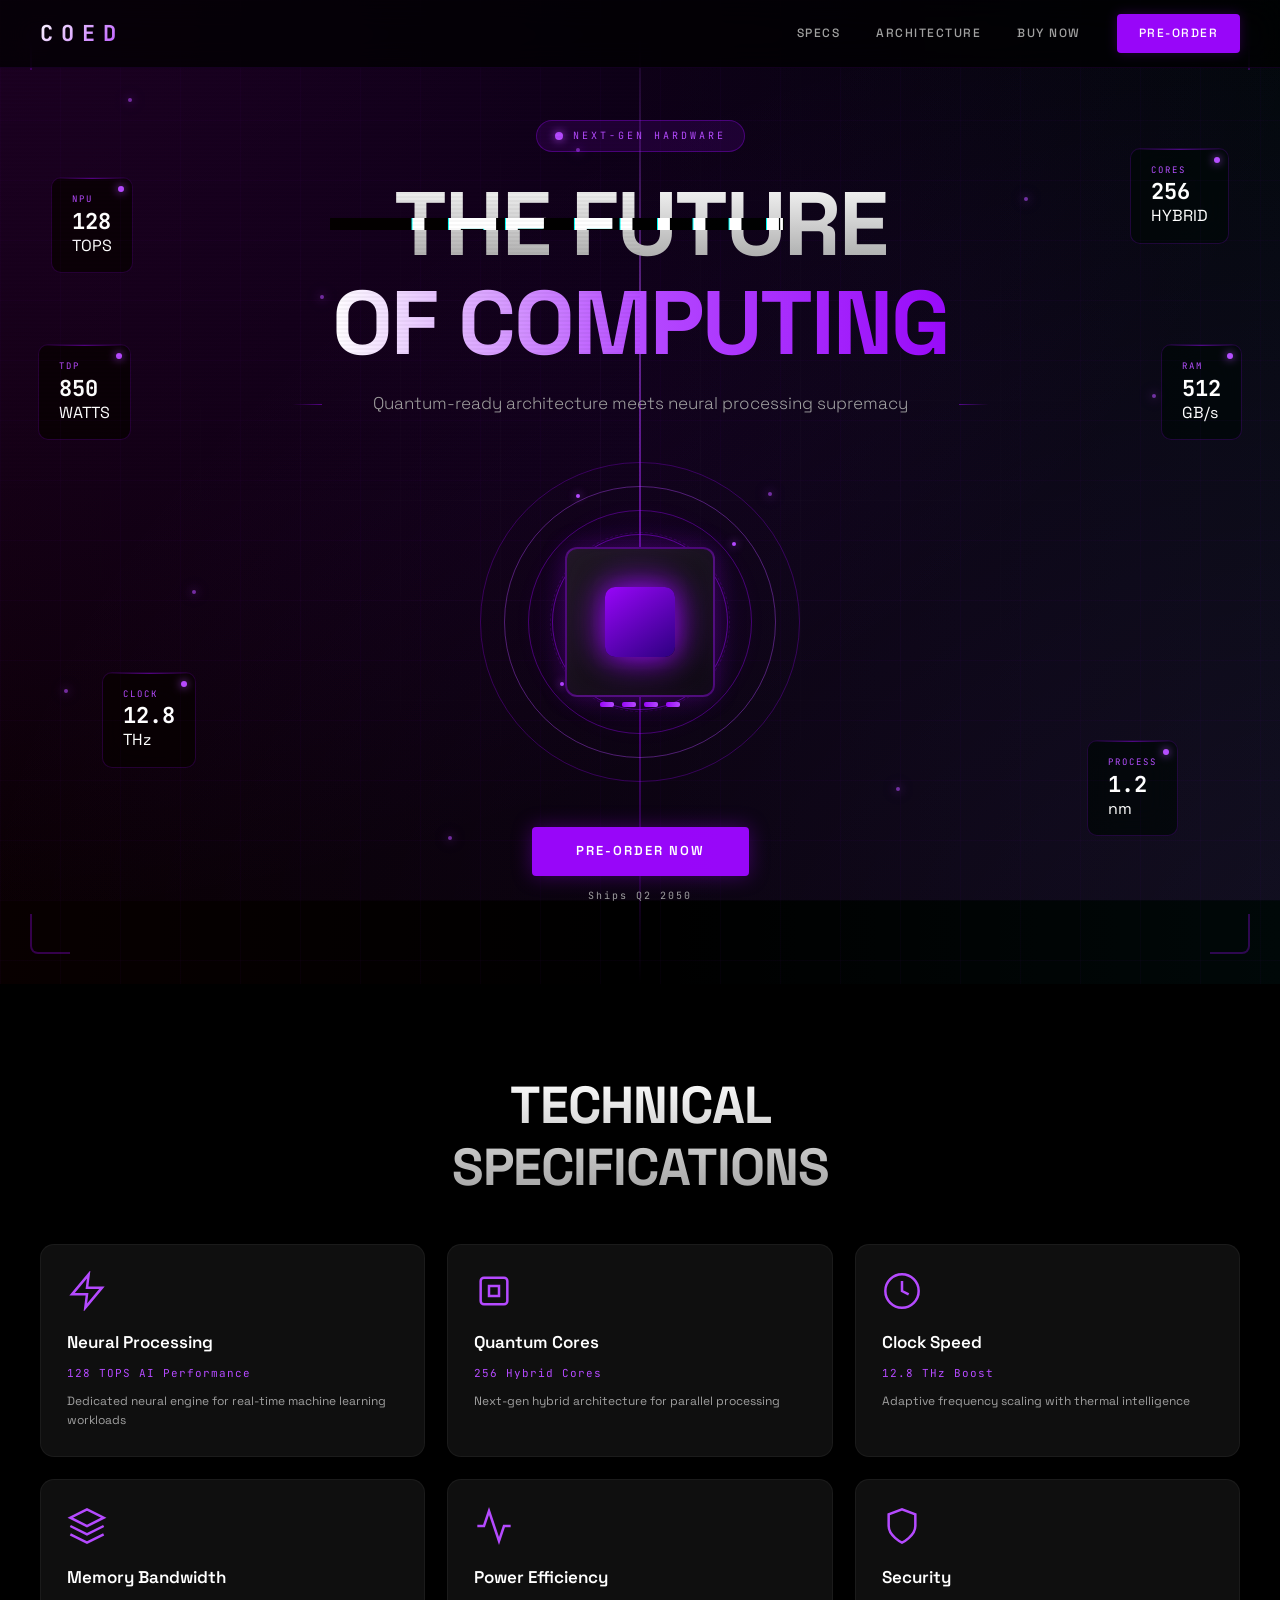
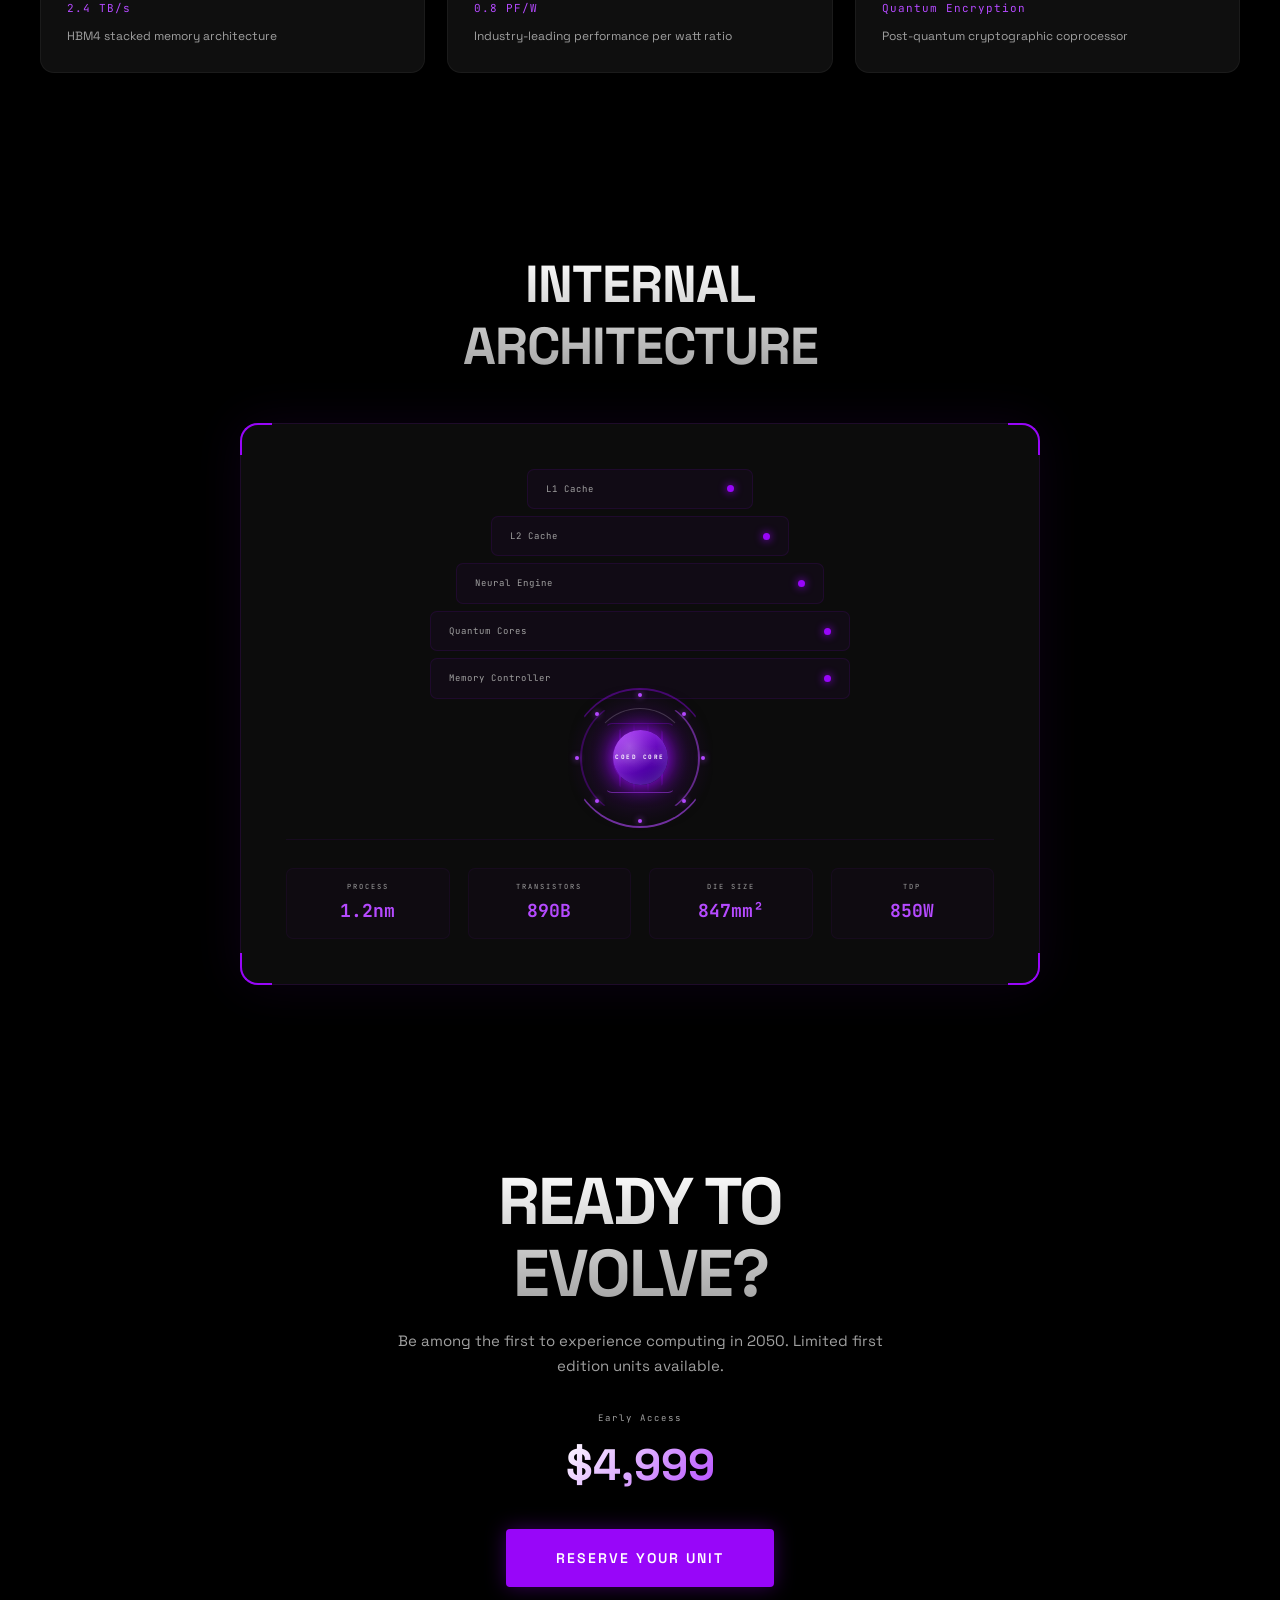
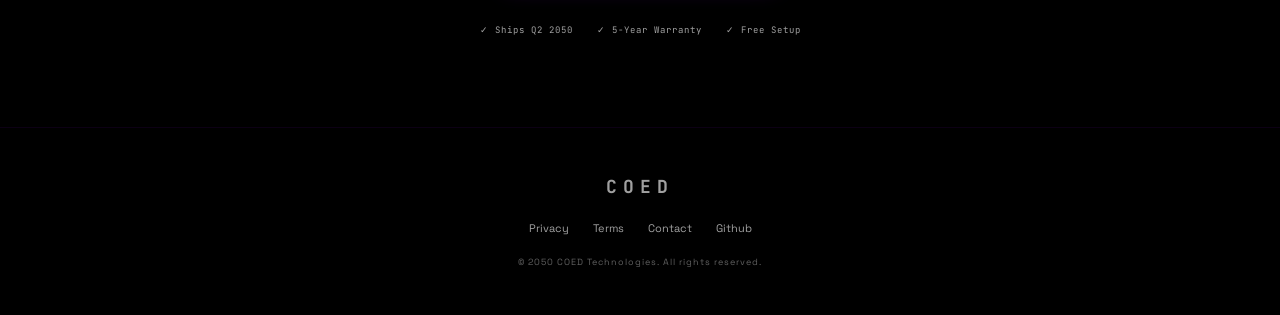
<file: index.html>
<!DOCTYPE html>
<html lang="en">

<head>
    <meta charset="UTF-8">
    <meta name="viewport" content="width=device-width, initial-scale=1.0">
    <title>COED | Ultra-Futuristic Processor</title>
    <link rel="preconnect" href="https://fonts.googleapis.com">
    <link rel="preconnect" href="https://fonts.gstatic.com" crossorigin>
    <link
        href="https://fonts.googleapis.com/css2?family=JetBrains+Mono:wght@400;500;700&family=Space+Grotesk:wght@300;400;500;600;700&display=swap"
        rel="stylesheet">
    <link rel="stylesheet" href="styles.css">
</head>

<body>
    <!-- Background -->
    <div class="plasma-bg">
        <div class="circuit-pattern"></div>
    </div>

    <!-- Navigation -->
    <nav class="navbar">
        <div class="nav-container">
            <div class="logo">COED</div>
            <div class="nav-links">
                <a href="#features">Specs</a>
                <a href="#breakdown">Architecture</a>
                <a href="buy.html" class="nav-buy">Buy Now</a>
                <a href="#preorder" class="nav-cta">Pre-Order</a>
            </div>
            <div class="mobile-menu-btn">
                <span></span>
                <span></span>
                <span></span>
            </div>
        </div>
    </nav>

    <!-- Mobile Menu -->
    <div class="mobile-menu">
        <div class="mobile-menu-content">
            <a href="#features" class="mobile-link">Specs</a>
            <a href="#breakdown" class="mobile-link">Architecture</a>
            <a href="buy.html" class="mobile-link">Buy</a>
            <a href="#preorder" class="mobile-link mobile-cta">Pre-Order</a>
        </div>
    </div>

    <!-- Hero Section -->
    <section class="hero">
        <!-- Floating Particles Container -->
        <div class="particles-container">
            <div class="particle p1"></div>
            <div class="particle p2"></div>
            <div class="particle p3"></div>
            <div class="particle p4"></div>
            <div class="particle p5"></div>
            <div class="particle p6"></div>
            <div class="particle p7"></div>
            <div class="particle p8"></div>
            <div class="particle p9"></div>
            <div class="particle p10"></div>
        </div>

        <!-- Grid Overlay -->
        <div class="hero-grid"></div>

        <!-- Scanning Beam -->
        <div class="scan-beam"></div>

        <div class="hero-content">
            <div class="hero-badge">
                <span class="badge-pulse"></span>
                NEXT-GEN HARDWARE
            </div>
            <h1 class="hero-title" data-text="THE FUTURE OF COMPUTING">
                <span class="title-line">THE FUTURE</span>
                <span class="title-line title-accent">OF COMPUTING</span>
            </h1>
            <p class="hero-subtitle">Quantum-ready architecture meets neural processing supremacy</p>

            <div class="processor-showcase">
                <div class="processor-container">
                    <!-- Extended Energy Rings -->
                    <div class="energy-ring ring-1"></div>
                    <div class="energy-ring ring-2"></div>
                    <div class="energy-ring ring-3"></div>
                    <div class="energy-ring ring-4"></div>
                    <div class="energy-ring ring-5"></div>

                    <!-- Orbiting Satellites -->
                    <div class="satellite sat-1"></div>
                    <div class="satellite sat-2"></div>
                    <div class="satellite sat-3"></div>
                    <div class="satellite sat-4"></div>

                    <!-- Data Streams -->
                    <div class="data-stream-hero stream-1"></div>
                    <div class="data-stream-hero stream-2"></div>
                    <div class="data-stream-hero stream-3"></div>
                    <div class="data-stream-hero stream-4"></div>

                    <div class="processor-chip">
                        <div class="chip-core">
                            <!-- <div class="core-inner"></div> -->
                        </div>
                        <div class="chip-inner"></div>
                        <div class="chip-pins">
                            <span></span><span></span><span></span><span></span>
                        </div>
                    </div>
                    <div class="pulse-glow"></div>
                    <div class="core-outer"></div>
                </div>
            </div>

            <div class="hero-cta">
                <a href="#preorder" class="cta-button">
                    <span class="cta-inner"></span>
                    Pre-Order Now
                </a>
                <span class="cta-sub">Ships Q2 2050</span>
            </div>
        </div>

        <div class="hud-element hud-1">
            <div class="hud-pulse"></div>
            <div class="hud-label">NPU</div>
            <div class="hud-value" data-target="128">128</div>
            <div class="hud-unit">TOPS</div>
        </div>
        <div class="hud-element hud-2">
            <div class="hud-pulse"></div>
            <div class="hud-label">CORES</div>
            <div class="hud-value" data-target="256">256</div>
            <div class="hud-unit">HYBRID</div>
        </div>
        <div class="hud-element hud-3">
            <div class="hud-pulse"></div>
            <div class="hud-label">CLOCK</div>
            <div class="hud-value">12.8</div>
            <div class="hud-unit">THz</div>
        </div>
        <div class="hud-element hud-4">
            <div class="hud-pulse"></div>
            <div class="hud-label">RAM</div>
            <div class="hud-value">512</div>
            <div class="hud-unit">GB/s</div>
        </div>
        <div class="hud-element hud-5">
            <div class="hud-pulse"></div>
            <div class="hud-label">TDP</div>
            <div class="hud-value">850</div>
            <div class="hud-unit">WATTS</div>
        </div>
        <div class="hud-element hud-6">
            <div class="hud-pulse"></div>
            <div class="hud-label">PROCESS</div>
            <div class="hud-value">1.2</div>
            <div class="hud-unit">nm</div>
        </div>

        <!-- Corner Brackets -->
        <div class="corner-bracket top-left"></div>
        <div class="corner-bracket top-right"></div>
        <div class="corner-bracket bottom-left"></div>
        <div class="corner-bracket bottom-right"></div>
    </section>

    <!-- Features Section -->
    <section id="features" class="features">
        <div class="container">
            <h2 class="section-title">TECHNICAL<br>SPECIFICATIONS</h2>

            <div class="features-grid">
                <div class="feature-card">
                    <div class="card-glow"></div>
                    <div class="feature-icon">
                        <svg viewBox="0 0 24 24" fill="none" stroke="currentColor" stroke-width="1.5">
                            <path d="M13 2L3 14h9l-1 8 10-12h-9l1-8z" />
                        </svg>
                    </div>
                    <h3>Neural Processing</h3>
                    <p class="feature-data">128 TOPS AI Performance</p>
                    <p class="feature-desc">Dedicated neural engine for real-time machine learning workloads</p>
                </div>

                <div class="feature-card">
                    <div class="card-glow"></div>
                    <div class="feature-icon">
                        <svg viewBox="0 0 24 24" fill="none" stroke="currentColor" stroke-width="1.5">
                            <rect x="4" y="4" width="16" height="16" rx="2" />
                            <path d="M9 9h6v6H9z" />
                        </svg>
                    </div>
                    <h3>Quantum Cores</h3>
                    <p class="feature-data">256 Hybrid Cores</p>
                    <p class="feature-desc">Next-gen hybrid architecture for parallel processing</p>
                </div>

                <div class="feature-card">
                    <div class="card-glow"></div>
                    <div class="feature-icon">
                        <svg viewBox="0 0 24 24" fill="none" stroke="currentColor" stroke-width="1.5">
                            <circle cx="12" cy="12" r="10" />
                            <path d="M12 6v6l4 2" />
                        </svg>
                    </div>
                    <h3>Clock Speed</h3>
                    <p class="feature-data">12.8 THz Boost</p>
                    <p class="feature-desc">Adaptive frequency scaling with thermal intelligence</p>
                </div>

                <div class="feature-card">
                    <div class="card-glow"></div>
                    <div class="feature-icon">
                        <svg viewBox="0 0 24 24" fill="none" stroke="currentColor" stroke-width="1.5">
                            <path d="M12 2L2 7l10 5 10-5-10-5z" />
                            <path d="M2 17l10 5 10-5" />
                            <path d="M2 12l10 5 10-5" />
                        </svg>
                    </div>
                    <h3>Memory Bandwidth</h3>
                    <p class="feature-data">2.4 TB/s</p>
                    <p class="feature-desc">HBM4 stacked memory architecture</p>
                </div>

                <div class="feature-card">
                    <div class="card-glow"></div>
                    <div class="feature-icon">
                        <svg viewBox="0 0 24 24" fill="none" stroke="currentColor" stroke-width="1.5">
                            <path d="M22 12h-4l-3 9L9 3l-3 9H2" />
                        </svg>
                    </div>
                    <h3>Power Efficiency</h3>
                    <p class="feature-data">0.8 PF/W</p>
                    <p class="feature-desc">Industry-leading performance per watt ratio</p>
                </div>

                <div class="feature-card">
                    <div class="card-glow"></div>
                    <div class="feature-icon">
                        <svg viewBox="0 0 24 24" fill="none" stroke="currentColor" stroke-width="1.5">
                            <path d="M12 22s8-4 8-10V5l-8-3-8 3v7c0 6 8 10 8 10z" />
                        </svg>
                    </div>
                    <h3>Security</h3>
                    <p class="feature-data">Quantum Encryption</p>
                    <p class="feature-desc">Post-quantum cryptographic coprocessor</p>
                </div>
            </div>
        </div>
    </section>

    <!-- Breakdown Section -->
    <section id="breakdown" class="breakdown">
        <div class="container">
            <h2 class="section-title">INTERNAL<br>ARCHITECTURE</h2>

            <div class="breakdown-panel">
                <div class="panel-frame">
                    <div class="frame-corner tl"></div>
                    <div class="frame-corner tr"></div>
                    <div class="frame-corner bl"></div>
                    <div class="frame-corner br"></div>

                    <div class="chip-architecture">
                        <div class="arch-layer layer-1">
                            <span class="arch-label">L1 Cache</span>
                        </div>
                        <div class="arch-layer layer-2">
                            <span class="arch-label">L2 Cache</span>
                        </div>
                        <div class="arch-layer layer-3">
                            <span class="arch-label">Neural Engine</span>
                        </div>
                        <div class="arch-layer layer-4">
                            <span class="arch-label">Quantum Cores</span>
                        </div>
                        <div class="arch-layer layer-5">
                            <span class="arch-label">Memory Controller</span>
                        </div>
                        <div class="arch-center">
                            <!-- Energy Rings -->
                            <div class="energy-orbit orbit-1"></div>
                            <div class="energy-orbit orbit-2"></div>
                            <div class="energy-orbit orbit-3"></div>

                            <!-- Particle Corona -->
                            <div class="particle-ring">
                                <span></span><span></span><span></span><span></span>
                                <span></span><span></span><span></span><span></span>
                            </div>

                            <!-- Inner Geometric Core -->
                            <div class="geo-core">
                                <div class="geo-ring geo-ring-1"></div>
                                <div class="geo-ring geo-ring-2"></div>
                                <div class="geo-ring geo-ring-3"></div>
                            </div>

                            <!-- Data Stream Lines -->
                            <div class="data-stream">
                                <div class="stream-line"></div>
                                <div class="stream-line"></div>
                                <div class="stream-line"></div>
                                <div class="stream-line"></div>
                            </div>

                            <!-- Main Core -->
                            <div class="core-main">
                                <span class="center-label">COED CORE</span>
                            </div>

                            <!-- Holographic Glow -->
                            <div class="holo-glow"></div>
                        </div>
                    </div>

                    <div class="tech-specs">
                        <div class="spec-item">
                            <span class="spec-label">PROCESS</span>
                            <span class="spec-value">1.2nm</span>
                        </div>
                        <div class="spec-item">
                            <span class="spec-label">TRANSISTORS</span>
                            <span class="spec-value">890B</span>
                        </div>
                        <div class="spec-item">
                            <span class="spec-label">DIE SIZE</span>
                            <span class="spec-value">847mm²</span>
                        </div>
                        <div class="spec-item">
                            <span class="spec-label">TDP</span>
                            <span class="spec-value">850W</span>
                        </div>
                    </div>
                </div>
            </div>
        </div>
    </section>

    <!-- Pre-Order Section -->
    <section id="preorder" class="preorder">
        <div class="container">
            <div class="preorder-content">
                <h2 class="preorder-title">READY TO<br>EVOLVE?</h2>
                <p class="preorder-text">Be among the first to experience computing in 2050. Limited first edition units
                    available.</p>

                <div class="price-display">
                    <span class="price-label">Early Access</span>
                    <span class="price-value">$4,999</span>
                </div>

                <a href="#" class="cta-button cta-large" id="reserve-btn">Reserve Your Unit</a>

                <div class="guarantee">
                    <span>✓ Ships Q2 2050</span>
                    <span>✓ 5-Year Warranty</span>
                    <span>✓ Free Setup</span>
                </div>
            </div>
        </div>
    </section>

    <!-- Footer -->
    <footer class="footer">
        <div class="container">
            <div class="footer-content">
                <div class="footer-logo">COED</div>
                <div class="footer-links">
                    <a href="#">Privacy</a>
                    <a href="#">Terms</a>
                    <a href="#">Contact</a>
                    <a href="https://vanshdeveloper.github.io/coed" target="_blank">Github</a>
                </div>
                <p class="footer-copy">© 2050 COED Technologies. All rights reserved.</p>
            </div>
        </div>
    </footer>

    <!-- Reservation Modal -->
    <div class="reservation-modal" id="reservation-modal">
        <div class="reservation-overlay"></div>
        <div class="reservation-content">
            <button class="reservation-close" id="reservation-close">&times;</button>
            <div class="reservation-header">
                <h2 class="reservation-title">RESERVE YOUR UNIT</h2>
                <p class="reservation-subtitle">Join the quantum revolution</p>
            </div>
            <form class="reservation-form" id="reservation-form">
                <div class="form-group">
                    <label for="reserve-name">FULL NAME</label>
                    <input type="text" id="reserve-name" name="name" required placeholder="Enter your name">
                </div>
                <div class="form-group">
                    <label for="reserve-email">EMAIL ADDRESS</label>
                    <input type="email" id="reserve-email" name="email" required placeholder="Enter your email">
                </div>
                <div class="form-group">
                    <label for="reserve-product">SELECT PROCESSOR</label>
                    <select id="reserve-product" name="product" required>
                        <option value="">Choose your model</option>
                        <option value="x1">COED X1 - $2,499</option>
                        <option value="light">COED LIGHT - $1,799</option>
                        <option value="elite">COED ELITE - $3,499</option>
                        <option value="quantum">COED QUANTUM - $7,999</option>
                        <option value="neural">COED NEURAL - $12,499</option>
                    </select>
                </div>
                <button type="submit" class="reserve-submit-btn">
                    <span class="btn-text">CONFIRM RESERVATION</span>
                    <span class="btn-glow"></span>
                </button>
            </form>
        </div>
    </div>

    <!-- Reservation Success Modal -->
    <div class="reservation-success" id="reservation-success">
        <div class="reservation-overlay"></div>
        <div class="reservation-content success-content">
            <div class="success-icon">
                <div class="success-ring"></div>
                <div class="success-ring delay-1"></div>
                <div class="success-ring delay-2"></div>
                <span class="success-check">✓</span>
            </div>
            <h2 class="success-title">RESERVATION CONFIRMED</h2>
            <p class="success-message">Welcome to the future. We'll contact you when your COED processor is ready.</p>
            <div class="success-details" id="success-details"></div>
            <button class="reserve-submit-btn" id="success-close-btn">
                <span class="btn-text">DONE</span>
            </button>
        </div>
    </div>

    <!-- Toast Notification -->
    <div class="toast" id="toast">
        <span class="toast-message">Added to cart!</span>
    </div>

</body>
<script src="script.js"></script>

</html>
</file>
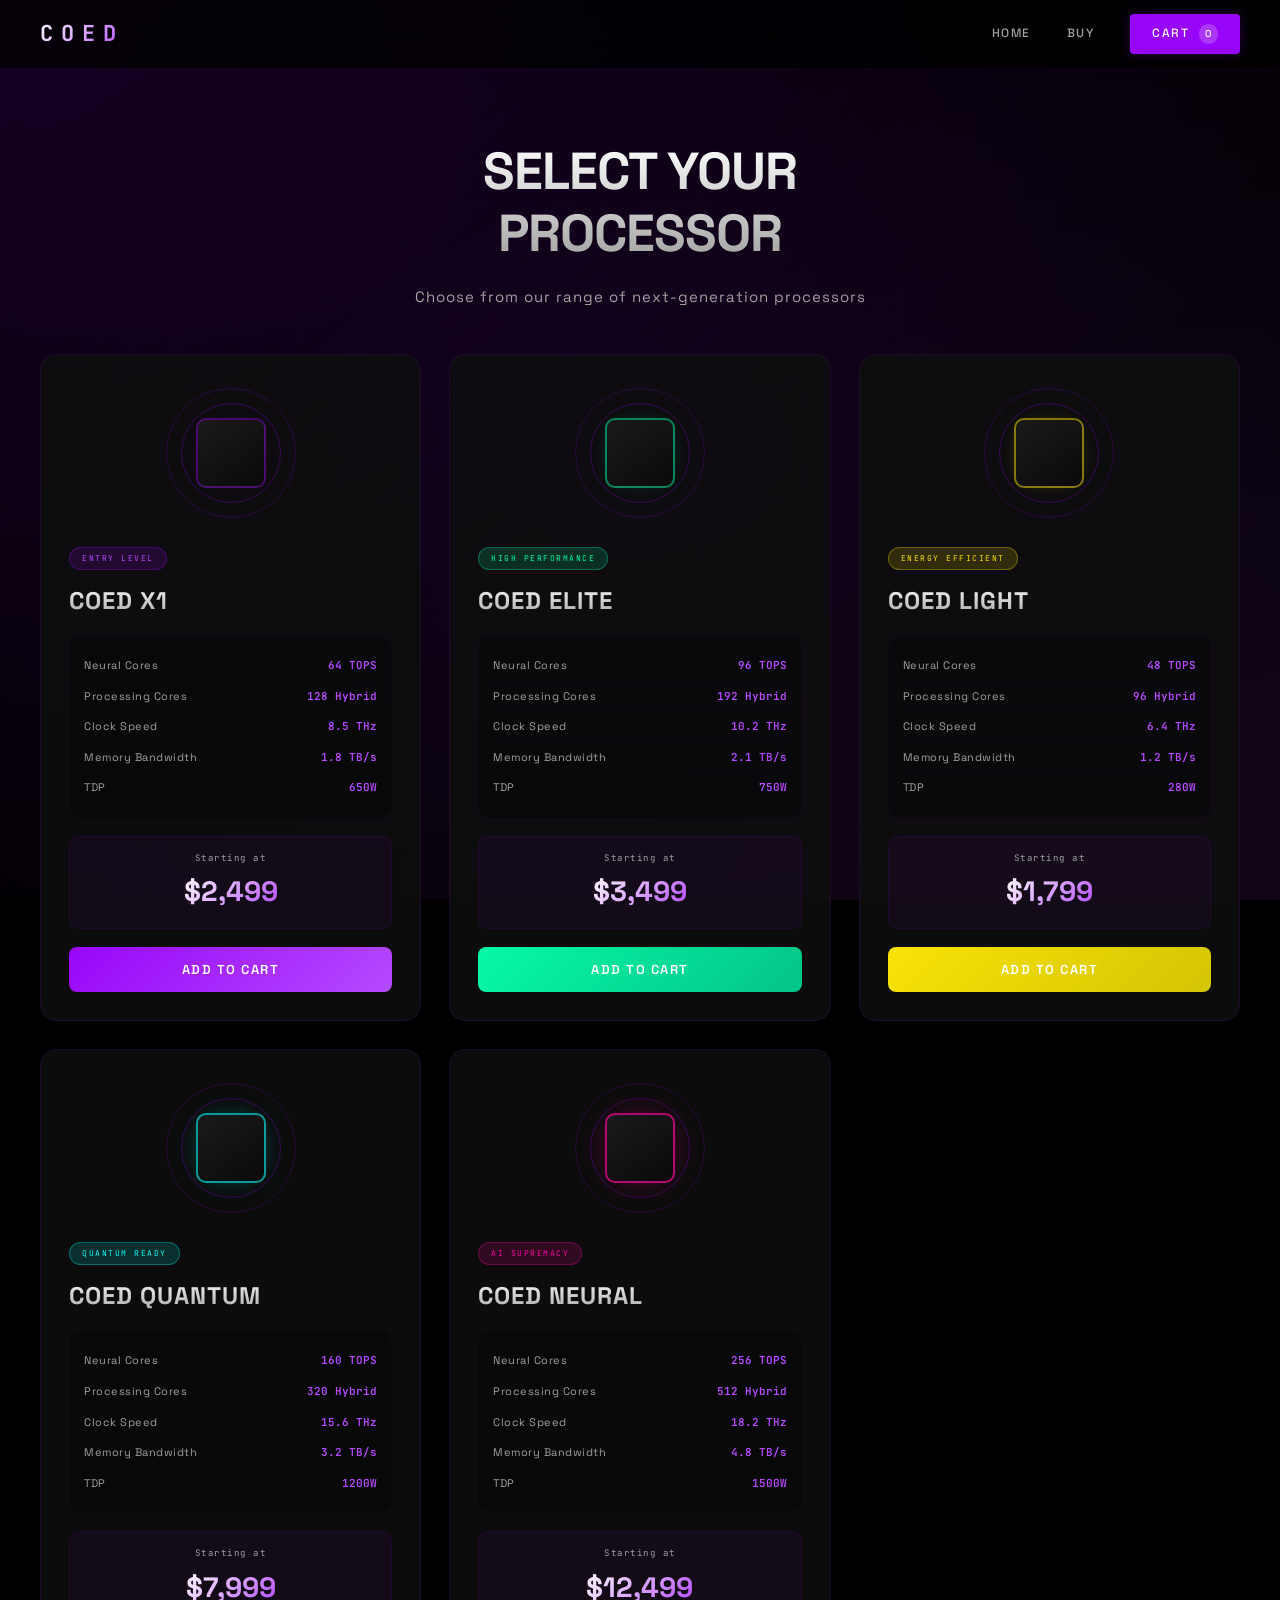
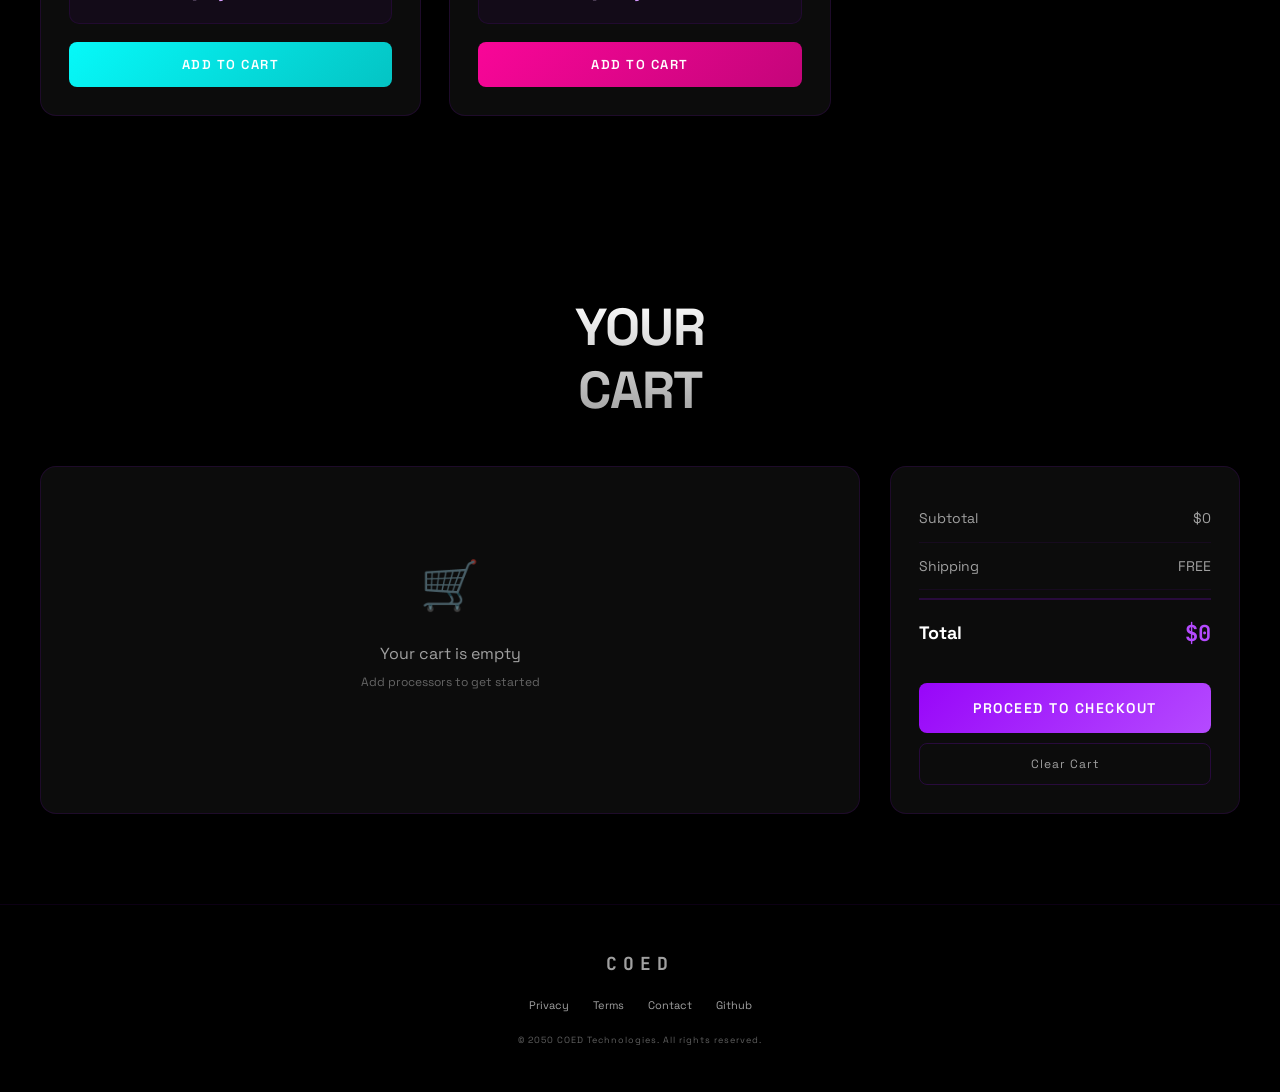
<file: buy.html>
<!DOCTYPE html>
<html lang="en">

<head>
    <meta charset="UTF-8">
    <meta name="viewport" content="width=device-width, initial-scale=1.0">
    <title>COED | Buy Processors</title>
    <link rel="preconnect" href="https://fonts.googleapis.com">
    <link rel="preconnect" href="https://fonts.gstatic.com" crossorigin>
    <link
        href="https://fonts.googleapis.com/css2?family=JetBrains+Mono:wght@400;500;700&family=Space+Grotesk:wght@300;400;500;600;700&display=swap"
        rel="stylesheet">
    <link rel="stylesheet" href="styles.css">
</head>

<body>
    <!-- Background -->
    <div class="plasma-bg">
        <div class="circuit-pattern"></div>
    </div>

    <!-- Navigation -->
    <nav class="navbar">
        <div class="nav-container">
            <a href="index.html" class="logo">COED</a>
            <div class="nav-links">
                <a href="index.html">Home</a>
                <a href="#products" class="active">Buy</a>
                <a href="#cart" class="nav-cta" id="cart-link">
                    Cart <span class="cart-count">0</span>
                </a>
            </div>
            <div class="mobile-menu-btn">
                <span></span>
                <span></span>
                <span></span>
            </div>
        </div>
    </nav>

    <!-- Mobile Menu -->
    <div class="mobile-menu">
        <div class="mobile-menu-content">
            <a href="index.html" class="mobile-link">Home</a>
            <a href="#products" class="mobile-link">Buy</a>
            <a href="#cart" class="mobile-link mobile-cta" id="mobile-cart-link">Cart (<span class="cart-count">0</span>)</a>
        </div>
    </div>

    <!-- Products Section -->
    <section id="products" class="buy-section">
        <div class="container">
            <h2 class="section-title">SELECT YOUR<br>PROCESSOR</h2>
            <p class="section-subtitle">Choose from our range of next-generation processors</p>

            <div class="products-grid">
                <!-- COED X1 -->
                <div class="product-card" data-product="x1">
                    <div class="card-glow"></div>
                    <div class="product-visual">
                        <div class="processor-mini">
                            <div class="chip-core-mini"></div>
                            <div class="chip-body-mini"></div>
                        </div>
                        <div class="product-rings">
                            <div class="ring-mini r1"></div>
                            <div class="ring-mini r2"></div>
                            <div class="ring-mini r3"></div>
                        </div>
                    </div>
                    <div class="product-info">
                        <div class="product-badge">ENTRY LEVEL</div>
                        <h3 class="product-name">COED X1</h3>
                        <div class="product-specs">
                            <div class="spec-row">
                                <span>Neural Cores</span>
                                <span class="spec-val">64 TOPS</span>
                            </div>
                            <div class="spec-row">
                                <span>Processing Cores</span>
                                <span class="spec-val">128 Hybrid</span>
                            </div>
                            <div class="spec-row">
                                <span>Clock Speed</span>
                                <span class="spec-val">8.5 THz</span>
                            </div>
                            <div class="spec-row">
                                <span>Memory Bandwidth</span>
                                <span class="spec-val">1.8 TB/s</span>
                            </div>
                            <div class="spec-row">
                                <span>TDP</span>
                                <span class="spec-val">650W</span>
                            </div>
                        </div>
                        <div class="product-price">
                            <span class="price-label-mini">Starting at</span>
                            <span class="price-amount">$2,499</span>
                        </div>
                        <button class="add-to-cart-btn" onclick="addToCart('x1')">
                            <span class="btn-text">Add to Cart</span>
                            <span class="btn-glow"></span>
                        </button>
                    </div>
                </div>

                <!-- COED ELITE -->
                <div class="product-card" data-product="elite">
                    <div class="card-glow"></div>
                    <div class="product-visual">
                        <div class="processor-mini elite">
                            <div class="chip-core-mini"></div>
                            <div class="chip-body-mini"></div>
                        </div>
                        <div class="product-rings">
                            <div class="ring-mini r1"></div>
                            <div class="ring-mini r2"></div>
                            <div class="ring-mini r3"></div>
                        </div>
                    </div>
                    <div class="product-info">
                        <div class="product-badge elite-badge">HIGH PERFORMANCE</div>
                        <h3 class="product-name">COED ELITE</h3>
                        <div class="product-specs">
                            <div class="spec-row">
                                <span>Neural Cores</span>
                                <span class="spec-val">96 TOPS</span>
                            </div>
                            <div class="spec-row">
                                <span>Processing Cores</span>
                                <span class="spec-val">192 Hybrid</span>
                            </div>
                            <div class="spec-row">
                                <span>Clock Speed</span>
                                <span class="spec-val">10.2 THz</span>
                            </div>
                            <div class="spec-row">
                                <span>Memory Bandwidth</span>
                                <span class="spec-val">2.1 TB/s</span>
                            </div>
                            <div class="spec-row">
                                <span>TDP</span>
                                <span class="spec-val">750W</span>
                            </div>
                        </div>
                        <div class="product-price">
                            <span class="price-label-mini">Starting at</span>
                            <span class="price-amount">$3,499</span>
                        </div>
                        <button class="add-to-cart-btn elite-btn" onclick="addToCart('elite')">
                            <span class="btn-text">Add to Cart</span>
                            <span class="btn-glow"></span>
                        </button>
                    </div>
                </div>

                <!-- COED LIGHT -->
                <div class="product-card" data-product="light">
                    <div class="card-glow"></div>
                    <div class="product-visual">
                        <div class="processor-mini light">
                            <div class="chip-core-mini"></div>
                            <div class="chip-body-mini"></div>
                        </div>
                        <div class="product-rings">
                            <div class="ring-mini r1"></div>
                            <div class="ring-mini r2"></div>
                            <div class="ring-mini r3"></div>
                        </div>
                    </div>
                    <div class="product-info">
                        <div class="product-badge light-badge">ENERGY EFFICIENT</div>
                        <h3 class="product-name">COED LIGHT</h3>
                        <div class="product-specs">
                            <div class="spec-row">
                                <span>Neural Cores</span>
                                <span class="spec-val">48 TOPS</span>
                            </div>
                            <div class="spec-row">
                                <span>Processing Cores</span>
                                <span class="spec-val">96 Hybrid</span>
                            </div>
                            <div class="spec-row">
                                <span>Clock Speed</span>
                                <span class="spec-val">6.4 THz</span>
                            </div>
                            <div class="spec-row">
                                <span>Memory Bandwidth</span>
                                <span class="spec-val">1.2 TB/s</span>
                            </div>
                            <div class="spec-row">
                                <span>TDP</span>
                                <span class="spec-val">280W</span>
                            </div>
                        </div>
                        <div class="product-price">
                            <span class="price-label-mini">Starting at</span>
                            <span class="price-amount">$1,799</span>
                        </div>
                        <button class="add-to-cart-btn light-btn" onclick="addToCart('light')">
                            <span class="btn-text">Add to Cart</span>
                            <span class="btn-glow"></span>
                        </button>
                    </div>
                </div>

                <!-- COED QUANTUM -->
                <div class="product-card" data-product="quantum">
                    <div class="card-glow"></div>
                    <div class="product-visual">
                        <div class="processor-mini quantum">
                            <div class="chip-core-mini"></div>
                            <div class="chip-body-mini"></div>
                        </div>
                        <div class="product-rings">
                            <div class="ring-mini r1"></div>
                            <div class="ring-mini r2"></div>
                            <div class="ring-mini r3"></div>
                        </div>
                    </div>
                    <div class="product-info">
                        <div class="product-badge quantum-badge">QUANTUM READY</div>
                        <h3 class="product-name">COED QUANTUM</h3>
                        <div class="product-specs">
                            <div class="spec-row">
                                <span>Neural Cores</span>
                                <span class="spec-val">160 TOPS</span>
                            </div>
                            <div class="spec-row">
                                <span>Processing Cores</span>
                                <span class="spec-val">320 Hybrid</span>
                            </div>
                            <div class="spec-row">
                                <span>Clock Speed</span>
                                <span class="spec-val">15.6 THz</span>
                            </div>
                            <div class="spec-row">
                                <span>Memory Bandwidth</span>
                                <span class="spec-val">3.2 TB/s</span>
                            </div>
                            <div class="spec-row">
                                <span>TDP</span>
                                <span class="spec-val">1200W</span>
                            </div>
                        </div>
                        <div class="product-price">
                            <span class="price-label-mini">Starting at</span>
                            <span class="price-amount">$7,999</span>
                        </div>
                        <button class="add-to-cart-btn quantum-btn" onclick="addToCart('quantum')">
                            <span class="btn-text">Add to Cart</span>
                            <span class="btn-glow"></span>
                        </button>
                    </div>
                </div>

                <!-- COED NEURAL -->
                <div class="product-card" data-product="neural">
                    <div class="card-glow"></div>
                    <div class="product-visual">
                        <div class="processor-mini neural">
                            <div class="chip-core-mini"></div>
                            <div class="chip-body-mini"></div>
                        </div>
                        <div class="product-rings">
                            <div class="ring-mini r1"></div>
                            <div class="ring-mini r2"></div>
                            <div class="ring-mini r3"></div>
                        </div>
                    </div>
                    <div class="product-info">
                        <div class="product-badge neural-badge">AI SUPREMACY</div>
                        <h3 class="product-name">COED NEURAL</h3>
                        <div class="product-specs">
                            <div class="spec-row">
                                <span>Neural Cores</span>
                                <span class="spec-val">256 TOPS</span>
                            </div>
                            <div class="spec-row">
                                <span>Processing Cores</span>
                                <span class="spec-val">512 Hybrid</span>
                            </div>
                            <div class="spec-row">
                                <span>Clock Speed</span>
                                <span class="spec-val">18.2 THz</span>
                            </div>
                            <div class="spec-row">
                                <span>Memory Bandwidth</span>
                                <span class="spec-val">4.8 TB/s</span>
                            </div>
                            <div class="spec-row">
                                <span>TDP</span>
                                <span class="spec-val">1500W</span>
                            </div>
                        </div>
                        <div class="product-price">
                            <span class="price-label-mini">Starting at</span>
                            <span class="price-amount">$12,499</span>
                        </div>
                        <button class="add-to-cart-btn neural-btn" onclick="addToCart('neural')">
                            <span class="btn-text">Add to Cart</span>
                            <span class="btn-glow"></span>
                        </button>
                    </div>
                </div>
            </div>
        </div>
    </section>

    <!-- Cart Section -->
    <section id="cart" class="cart-section">
        <div class="container">
            <h2 class="section-title">YOUR<br>CART</h2>
            
            <div class="cart-container">
                <div class="cart-items" id="cart-items">
                    <div class="cart-empty">
                        <div class="empty-icon">🛒</div>
                        <p>Your cart is empty</p>
                        <span>Add processors to get started</span>
                    </div>
                </div>
                
                <div class="cart-summary">
                    <div class="summary-row">
                        <span>Subtotal</span>
                        <span id="cart-subtotal">$0</span>
                    </div>
                    <div class="summary-row">
                        <span>Shipping</span>
                        <span id="cart-shipping">FREE</span>
                    </div>
                    <div class="summary-row total">
                        <span>Total</span>
                        <span id="cart-total">$0</span>
                    </div>
                    <button class="checkout-btn" id="checkout-btn" onclick="checkout()">
                        <span>Proceed to Checkout</span>
                    </button>
                    <button class="clear-cart-btn" onclick="clearCart()">
                        <span>Clear Cart</span>
                    </button>
                </div>
            </div>
        </div>
    </section>

    <!-- Footer -->
    <footer class="footer">
        <div class="container">
            <div class="footer-content">
                <div class="footer-logo">COED</div>
                <div class="footer-links">
                    <a href="#">Privacy</a>
                    <a href="#">Terms</a>
                    <a href="#">Contact</a>
                    <a href="https://vanshdeveloper.github.io/coed" target="_blank">Github</a>
                </div>
                <p class="footer-copy">© 2050 COED Technologies. All rights reserved.</p>
            </div>
        </div>
    </footer>

    <!-- Notification Toast -->
    <div class="toast" id="toast">
        <span class="toast-message">Added to cart!</span>
    </div>

    <!-- Quantum Thanks Modal -->
    <div class="quantum-modal" id="quantum-modal">
        <div class="quantum-modal-overlay"></div>
        <div class="quantum-modal-content">
            <div class="modal-glow"></div>
            <div class="modal-text">
                <h2 class="modal-title">Thank You</h2>
                <p class="modal-message">Your order is in quantum superposition</p>
                <div class="quantum-states">
                    <span class="state">Processing</span>
                    <span class="state">Confirmed</span>
                </div>
                <button class="modal-close-btn" onclick="closeQuantumModal()">Continue</button>
            </div>
        </div>
    </div>

</body>
<script src="script.js"></script>

</html>
</file>
<file: styles.css>
/* COED Processor Landing Page */

* {
    margin: 0;
    padding: 0;
    box-sizing: border-box;
}

html {
    scroll-behavior: smooth;
}

body {
    font-family: 'Space Grotesk', sans-serif;
    background-color: #000000;
    color: #ffffff;
    line-height: 1.6;
    overflow-x: hidden;
    min-height: 100vh;
}

.container {
    max-width: 1400px;
    margin: 0 auto;
    padding: 0 40px;
}

/* Clean Background */
.plasma-bg {
    position: fixed;
    top: 0;
    left: 0;
    width: 100%;
    height: 100%;
    z-index: -1;
    overflow: hidden;
    pointer-events: none;
    background: #000000;
}

.circuit-pattern {
    position: absolute;
    top: 0;
    left: 0;
    width: 100%;
    height: 100%;
    background-image: linear-gradient(rgba(255, 255, 255, 0.02) 1px, transparent 1px), linear-gradient(90deg, rgba(255, 255, 255, 0.02) 1px, transparent 1px);
    background-size: 100px 100px;
    mask-image: radial-gradient(ellipse at center, black 0%, transparent 70%);
    -webkit-mask-image: radial-gradient(ellipse at center, black 0%, transparent 70%);
}

/* Navigation */
.navbar {
    position: fixed;
    top: 0;
    left: 0;
    width: 100%;
    z-index: 1000;
    padding: 14px 0;
    background: rgba(0, 0, 0, 0.85);
    backdrop-filter: blur(15px);
    border-bottom: 1px solid rgba(152, 6, 249, 0.1);
    transition: background 0.3s ease;
}

.nav-container {
    max-width: 1400px;
    margin: 0 auto;
    padding: 0 40px;
    display: flex;
    justify-content: space-between;
    align-items: center;
}

.logo {
    font-family: 'JetBrains Mono', monospace;
    font-size: 22px;
    font-weight: 700;
    letter-spacing: 8px;
    text-decoration: none;
    background: linear-gradient(135deg, #ffffff, #b54aff);
    -webkit-background-clip: text;
    -webkit-text-fill-color: transparent;
}

.nav-links {
    display: flex;
    align-items: center;
    gap: 36px;
}

.nav-links a {
    color: #a0a0a0;
    text-decoration: none;
    font-size: 12px;
    font-weight: 500;
    letter-spacing: 1.5px;
    text-transform: uppercase;
    transition: color 0.2s ease, text-shadow 0.2s ease;
}

.nav-links a:hover {
    color: #ffffff;
    text-shadow: 0 0 12px rgba(152, 6, 249, 0.6);
}

.nav-cta {
    padding: 10px 22px;
    background: #9806f9;
    color: #fff !important;
    border-radius: 4px;
    font-weight: 600;
    font-size: 11px;
    box-shadow: 0 0 12px rgba(152, 6, 249, 0.25);
    transition: transform 0.2s ease, box-shadow 0.2s ease, background 0.2s ease;
}

.nav-cta:hover {
    transform: translateY(-2px);
    box-shadow: 0 0 20px rgba(152, 6, 249, 0.4);
    background: #b54aff;
}

/* Mobile Menu */
.mobile-menu-btn {
    display: none;
    flex-direction: column;
    justify-content: space-between;
    width: 22px;
    height: 14px;
    cursor: pointer;
    z-index: 1001;
}

.mobile-menu-btn span {
    display: block;
    width: 100%;
    height: 2px;
    background: #fff;
    border-radius: 2px;
    transition: transform 0.2s ease, opacity 0.2s ease;
}

.mobile-menu-btn.active span:nth-child(1) {
    transform: rotate(45deg) translate(5.5px, 3px);
}

.mobile-menu-btn.active span:nth-child(2) {
    opacity: 0;
}

.mobile-menu-btn.active span:nth-child(3) {
    transform: rotate(-45deg) translate(5.5px, -3px);
}

.mobile-menu {
    position: fixed;
    top: 0;
    left: 0;
    width: 100%;
    height: 100vh;
    background: rgba(0, 0, 0, 0.95);
    backdrop-filter: blur(15px);
    z-index: 999;
    display: flex;
    align-items: center;
    justify-content: center;
    opacity: 0;
    visibility: hidden;
    transition: opacity 0.3s ease, visibility 0.3s ease;
}

.mobile-menu.active {
    opacity: 1;
    visibility: visible;
}

.mobile-menu-content {
    display: flex;
    flex-direction: column;
    align-items: center;
    gap: 28px;
}

.mobile-link {
    font-size: 26px;
    font-weight: 600;
    color: #fff;
    text-decoration: none;
    letter-spacing: 2px;
    transition: color 0.2s ease, transform 0.2s ease;
}

.mobile-link:hover {
    color: #b54aff;
    transform: scale(1.05);
}

.mobile-cta {
    padding: 12px 32px;
    background: #9806f9;
    border-radius: 6px;
    margin-top: 14px;
    transition: background 0.2s ease, box-shadow 0.2s ease;
}

.mobile-cta:hover {
    background: #b54aff;
    box-shadow: 0 0 20px rgba(152, 6, 249, 0.4);
}

/* ========================================
   FUTURISTIC HERO
   ======================================== */

/* ========================================
   DYNAMIC BACKGROUND
   ======================================== */

/* Animated Gradient Flow */
.plasma-bg {
    position: fixed;
    top: 0;
    left: 0;
    width: 100%;
    height: 100%;
    z-index: -1;
    overflow: hidden;
    pointer-events: none;
    background: #000000;
}

.plasma-bg::before {
    content: '';
    position: absolute;
    top: -50%;
    left: -50%;
    width: 200%;
    height: 200%;
    background:
        radial-gradient(ellipse at 20% 20%, rgba(152, 6, 249, 0.15) 0%, transparent 50%),
        radial-gradient(ellipse at 80% 80%, rgba(181, 74, 255, 0.1) 0%, transparent 50%),
        radial-gradient(ellipse at 50% 50%, rgba(100, 0, 180, 0.08) 0%, transparent 60%);
    animation: gradient-flow 15s ease-in-out infinite;
}

@keyframes gradient-flow {

    0%,
    100% {
        transform: translate(0, 0) rotate(0deg);
    }

    25% {
        transform: translate(2%, 2%) rotate(1deg);
    }

    50% {
        transform: translate(-1%, 3%) rotate(-1deg);
    }

    75% {
        transform: translate(-2%, -1%) rotate(2deg);
    }
}

/* Animated Noise Texture */
.circuit-pattern {
    position: absolute;
    top: 0;
    left: 0;
    width: 100%;
    height: 100%;
    background-image: linear-gradient(rgba(255, 255, 255, 0.02) 1px, transparent 1px), linear-gradient(90deg, rgba(255, 255, 255, 0.02) 1px, transparent 1px);
    background-size: 100px 100px;
    mask-image: radial-gradient(ellipse at center, black 0%, transparent 70%);
    -webkit-mask-image: radial-gradient(ellipse at center, black 0%, transparent 70%);
    animation: circuit-move 20s linear infinite;
}

@keyframes circuit-move {
    0% {
        background-position: 0 0;
    }

    100% {
        background-position: 100px 100px;
    }
}

/* Hero Base */
.hero {
    min-height: 100vh;
    display: flex;
    align-items: center;
    justify-content: center;
    position: relative;
    padding: 120px 40px 80px;
    overflow: hidden;
}

.hero::before {
    content: '';
    position: absolute;
    top: 50%;
    left: 50%;
    transform: translate(-50%, -50%);
    width: 600px;
    height: 600px;
    background: radial-gradient(circle, rgba(152, 6, 249, 0.08) 0%, transparent 60%);
    pointer-events: none;
}

/* Floating Particles */
.particles-container {
    position: absolute;
    top: 0;
    left: 0;
    width: 100%;
    height: 100%;
    pointer-events: none;
    overflow: hidden;
    z-index: 1;
}

.particle {
    position: absolute;
    width: 4px;
    height: 4px;
    background: #b54aff;
    border-radius: 50%;
    box-shadow: 0 0 10px #b54aff, 0 0 20px #9806f9;
    animation: particle-float 15s infinite ease-in-out;
    opacity: 0.6;
}

.p1 {
    top: 10%;
    left: 10%;
    animation-delay: 0s;
}

.p2 {
    top: 20%;
    left: 80%;
    animation-delay: 2s;
}

.p3 {
    top: 60%;
    left: 15%;
    animation-delay: 4s;
}

.p4 {
    top: 80%;
    left: 70%;
    animation-delay: 1s;
}

.p5 {
    top: 40%;
    left: 90%;
    animation-delay: 3s;
}

.p6 {
    top: 70%;
    left: 5%;
    animation-delay: 5s;
}

.p7 {
    top: 30%;
    left: 25%;
    animation-delay: 2.5s;
}

.p8 {
    top: 50%;
    left: 60%;
    animation-delay: 1.5s;
}

.p9 {
    top: 15%;
    left: 45%;
    animation-delay: 3.5s;
}

.p10 {
    top: 85%;
    left: 35%;
    animation-delay: 4.5s;
}

@keyframes particle-float {

    0%,
    100% {
        transform: translateY(0) translateX(0);
        opacity: 0.4;
    }

    25% {
        transform: translateY(-30px) translateX(15px);
        opacity: 0.8;
    }

    50% {
        transform: translateY(-15px) translateX(-10px);
        opacity: 0.6;
    }

    75% {
        transform: translateY(-45px) translateX(20px);
        opacity: 0.9;
    }
}

/* Grid Overlay */
.hero-grid {
    position: absolute;
    top: 0;
    left: 0;
    width: 100%;
    height: 100%;
    background-image: linear-gradient(rgba(152, 6, 249, 0.03) 1px, transparent 1px), linear-gradient(90deg, rgba(152, 6, 249, 0.03) 1px, transparent 1px);
    background-size: 60px 60px;
    animation: grid-pulse 4s ease-in-out infinite;
    pointer-events: none;
    z-index: 1;
}

@keyframes grid-pulse {

    0%,
    100% {
        opacity: 0.3;
    }

    50% {
        opacity: 0.6;
    }
}

/* Scanning Beam */
.scan-beam {
    position: absolute;
    top: 0;
    left: 50%;
    transform: translateX(-50%);
    width: 2px;
    height: 100%;
    background: linear-gradient(to bottom, transparent, #b54aff, #9806f9, transparent);
    animation: scan 3s linear infinite;
    opacity: 0.5;
    z-index: 5;
    pointer-events: none;
}

@keyframes scan {
    0% {
        top: -100%;
        opacity: 0;
    }

    10% {
        opacity: 0.5;
    }

    90% {
        opacity: 0.5;
    }

    100% {
        top: 100%;
        opacity: 0;
    }
}

/* Hero Content */
.hero-content {
    text-align: center;
    max-width: 850px;
    z-index: 10;
    position: relative;
}

/* Enhanced Badge */
.hero-badge {
    display: inline-flex;
    align-items: center;
    gap: 10px;
    padding: 7px 18px;
    background: rgba(152, 6, 249, 0.12);
    border: 1px solid rgba(152, 6, 249, 0.35);
    border-radius: 18px;
    font-family: 'JetBrains Mono', monospace;
    font-size: 10px;
    letter-spacing: 3px;
    color: #b54aff;
    margin-bottom: 22px;
    transition: background 0.2s ease, border-color 0.2s ease;
    position: relative;
    overflow: hidden;
}

.hero-badge:hover {
    background: rgba(152, 6, 249, 0.18);
    border-color: rgba(152, 6, 249, 0.5);
}

.badge-pulse {
    width: 8px;
    height: 8px;
    background: #b54aff;
    border-radius: 50%;
    box-shadow: 0 0 10px #b54aff;
    animation: badge-pulse 1.5s ease-in-out infinite;
}

@keyframes badge-pulse {

    0%,
    100% {
        transform: scale(1);
        opacity: 1;
    }

    50% {
        transform: scale(1.5);
        opacity: 0.5;
    }
}

/* Glitch/Holographic Title */
.hero-title {
    font-size: clamp(44px, 10vw, 90px);
    font-weight: 700;
    line-height: 1.1;
    letter-spacing: -2px;
    margin-bottom: 18px;
    position: relative;
}

.hero-title .title-line {
    display: block;
    background: linear-gradient(180deg, #fff 0%, #a0a0a0 100%);
    -webkit-background-clip: text;
    -webkit-text-fill-color: transparent;
    position: relative;
}

.hero-title .title-accent {
    background: linear-gradient(90deg, #fff, #b54aff, #9806f9, #b54aff, #fff);
    -webkit-background-clip: text;
    -webkit-text-fill-color: transparent;
    background-size: 200% 100%;
    animation: title-gradient 4s ease infinite;
}

@keyframes title-gradient {

    0%,
    100% {
        background-position: 0% 50%;
    }

    50% {
        background-position: 100% 50%;
    }
}

/* Glitch Effect on Hover */
.hero-title:hover .title-line {
    animation: glitch 0.3s ease;
}

@keyframes glitch {
    0% {
        transform: translate(0);
    }

    20% {
        transform: translate(-2px, 2px);
    }

    40% {
        transform: translate(-2px, -2px);
    }

    60% {
        transform: translate(2px, 2px);
    }

    80% {
        transform: translate(2px, -2px);
    }

    100% {
        transform: translate(0);
    }
}

.hero-subtitle {
    font-size: 17px;
    color: #a0a0a0;
    margin-bottom: 45px;
    font-weight: 300;
    position: relative;
}

.hero-subtitle::before,
.hero-subtitle::after {
    content: '';
    position: absolute;
    top: 50%;
    width: 30px;
    height: 1px;
    background: linear-gradient(90deg, transparent, rgba(152, 6, 249, 0.5));
}

.hero-subtitle::before {
    left: -40px;
}

.hero-subtitle::after {
    right: -40px;
    background: linear-gradient(90deg, rgba(152, 6, 249, 0.5), transparent);
}

/* ========================================
   PROCESSOR SHOWCASE
   ======================================== */

.processor-showcase {
    margin: 45px 0;
    position: relative;
    display: flex;
    justify-content: center;
    align-items: center;
}

.processor-container {
    position: relative;
    width: 320px;
    height: 320px;
}

/* Extended Energy Rings */
.energy-ring {
    position: absolute;
    border-radius: 50%;
    border: 1px solid rgba(152, 6, 249, 0.4);
    animation: ring-pulse 3s ease-out infinite;
}

.ring-1 {
    width: 100%;
    height: 100%;
    top: 0;
    left: 0;
    border-color: rgba(152, 6, 249, 0.3);
}

.ring-2 {
    width: 85%;
    height: 85%;
    top: 7.5%;
    left: 7.5%;
    animation-delay: 0.5s;
    border-color: rgba(181, 74, 255, 0.4);
}

.ring-3 {
    width: 70%;
    height: 70%;
    top: 15%;
    left: 15%;
    animation-delay: 1s;
}

.ring-4 {
    width: 55%;
    height: 55%;
    top: 22.5%;
    left: 22.5%;
    animation-delay: 1.5s;
    border-color: rgba(152, 6, 249, 0.5);
}

.ring-5 {
    width: 40%;
    height: 40%;
    top: 30%;
    left: 30%;
    animation-delay: 2s;
    border-color: rgba(255, 255, 255, 0.2);
}

@keyframes ring-pulse {
    0% {
        transform: scale(1);
        opacity: 0.6;
    }

    100% {
        transform: scale(1.5);
        opacity: 0;
    }
}

/* Orbiting Satellites */
.satellite {
    position: absolute;
    width: 12px;
    height: 12px;
    border-radius: 50%;
    animation: satellite-orbit 8s linear infinite;
    z-index: 15;
}

.sat-1 {
    top: -15px;
    left: 50%;
    margin-left: -6px;
    animation-duration: 6s;
}

.sat-2 {
    top: 50%;
    right: -15px;
    margin-top: -6px;
    animation-duration: 7s;
    animation-direction: reverse;
}

.sat-3 {
    bottom: -15px;
    left: 50%;
    margin-left: -6px;
    animation-duration: 5s;
}

.sat-4 {
    top: 50%;
    left: -15px;
    margin-top: -6px;
    animation-duration: 8s;
    animation-direction: reverse;
}

.satellite-dot {
    width: 100%;
    height: 100%;
    background: #b54aff;
    border-radius: 50%;
    box-shadow: 0 0 10px #b54aff, 0 0 20px #9806f9;
    animation: satellite-pulse 1.5s ease-in-out infinite;
}

@keyframes satellite-orbit {
    0% {
        transform: rotate(0deg);
    }

    100% {
        transform: rotate(360deg);
    }
}

@keyframes satellite-pulse {

    0%,
    100% {
        transform: scale(1);
        box-shadow: 0 0 10px #b54aff, 0 0 20px #9806f9;
    }

    50% {
        transform: scale(1.3);
        box-shadow: 0 0 15px #b54aff, 0 0 30px #9806f9;
    }
}

/* Data Stream Particles */
.data-stream-hero {
    position: absolute;
    width: 4px;
    height: 4px;
    background: #b54aff;
    border-radius: 50%;
    box-shadow: 0 0 8px #b54aff;
    animation: data-flow 2s linear infinite;
}

.stream-1 {
    top: 10%;
    left: 30%;
    animation-delay: 0s;
}

.stream-2 {
    top: 25%;
    right: 20%;
    animation-delay: 0.5s;
}

.stream-3 {
    bottom: 30%;
    left: 25%;
    animation-delay: 1s;
}

.stream-4 {
    top: 40%;
    right: 30%;
    animation-delay: 1.5s;
}

@keyframes data-flow {
    0% {
        opacity: 0;
        transform: translateY(0);
    }

    20% {
        opacity: 1;
    }

    80% {
        opacity: 1;
    }

    100% {
        opacity: 0;
        transform: translateY(30px);
    }
}

/* Processor Chip */
.processor-chip {
    position: absolute;
    top: 50%;
    left: 50%;
    transform: translate(-50%, -50%);
    width: 150px;
    height: 150px;
    background: linear-gradient(145deg, #1a1a1a, #0a0a0a);
    border: 2px solid rgba(152, 6, 249, 0.45);
    border-radius: 12px;
    display: flex;
    align-items: center;
    justify-content: center;
    box-shadow: 0 0 25px rgba(152, 6, 249, 0.25), inset 0 0 30px rgba(152, 6, 249, 0.1);
    transition: box-shadow 0.3s ease, border-color 0.3s ease;
    z-index: 10;
}

.processor-chip:hover {
    box-shadow: 0 0 50px rgba(152, 6, 249, 0.5), inset 0 0 40px rgba(152, 6, 249, 0.15);
    border-color: rgba(152, 6, 249, 0.8);
}

/* Chip Circuit Pattern */
.chip-circuit {
    position: absolute;
    top: 0;
    left: 0;
    width: 100%;
    height: 100%;
    border-radius: 12px;
    overflow: hidden;
    opacity: 0.3;
}

.chip-circuit::before {
    content: '';
    position: absolute;
    top: 20%;
    left: 0;
    width: 100%;
    height: 1px;
    background: linear-gradient(90deg, transparent, rgba(152, 6, 249, 0.5), transparent);
}

.chip-circuit::after {
    content: '';
    position: absolute;
    top: 0;
    left: 30%;
    width: 1px;
    height: 100%;
    background: linear-gradient(180deg, transparent, rgba(152, 6, 249, 0.5), transparent);
}

/* Chip Core */
.chip-core {
    position: relative;
    width: 70px;
    height: 70px;
    background: linear-gradient(145deg, #9806f9, #2d0080);
    border-radius: 10px;
    box-shadow: 0 0 30px #9806f9, 0 0 60px rgba(152, 6, 249, 0.5);
    animation: core-glow 2.5s ease-in-out infinite;
    display: flex;
    align-items: center;
    justify-content: center;
}

/* .chip-core .core-inner { width: 30px; height: 30px; background: #fff; border-radius: 50%; box-shadow: 0 0 20px #fff; animation: core-inner-pulse 1.5s ease-in-out infinite; } */
.chip-core .core-glow {
    position: absolute;
    width: 100%;
    height: 100%;
    border-radius: 10px;
    background: radial-gradient(circle at 30% 30%, rgba(255, 255, 255, 0.3), transparent 60%);
    animation: shimmer 2s ease-in-out infinite;
}

@keyframes core-glow {

    0%,
    100% {
        box-shadow: 0 0 30px #9806f9, 0 0 60px rgba(152, 6, 249, 0.5);
    }

    50% {
        box-shadow: 0 0 50px #9806f9, 0 0 80px rgba(152, 6, 249, 0.7);
    }
}

@keyframes core-inner-pulse {

    0%,
    100% {
        transform: scale(1);
        box-shadow: 0 0 20px #fff;
    }

    50% {
        transform: scale(1.2);
        box-shadow: 0 0 30px #fff, 0 0 50px #b54aff;
    }
}

@keyframes shimmer {

    0%,
    100% {
        opacity: 0.5;
    }

    50% {
        opacity: 1;
    }
}

.chip-pins {
    position: absolute;
    bottom: -12px;
    display: flex;
    gap: 8px;
}

.chip-pins span {
    width: 14px;
    height: 5px;
    background: linear-gradient(90deg, #9806f9, #b54aff);
    border-radius: 2px;
    animation: pin-pulse 2s ease-in-out infinite;
}

.chip-pins span:nth-child(odd) {
    animation-delay: 0.3s;
}

@keyframes pin-pulse {

    0%,
    100% {
        opacity: 0.7;
    }

    50% {
        opacity: 1;
    }
}

/* Pulse Glow */
.pulse-glow {
    position: absolute;
    top: 50%;
    left: 50%;
    transform: translate(-50%, -50%);
    width: 250px;
    height: 250px;
    background: radial-gradient(circle, rgba(152, 6, 249, 0.15) 0%, transparent 70%);
    animation: pulse-glow 3s ease-in-out infinite;
    z-index: 5;
}

@keyframes pulse-glow {

    0%,
    100% {
        transform: translate(-50%, -50%) scale(1);
        opacity: 0.4;
    }

    50% {
        transform: translate(-50%, -50%) scale(1.15);
        opacity: 0.7;
    }
}

/* Holographic Rings */
.holo-ring {
    position: absolute;
    top: 50%;
    left: 50%;
    transform: translate(-50%, -50%);
    border-radius: 50%;
    border: 1px solid rgba(152, 6, 249, 0.3);
    animation: holo-rotate 10s linear infinite;
    z-index: 3;
}

.hr1 {
    width: 200px;
    height: 200px;
    border-color: transparent rgba(152, 6, 249, 0.2) rgba(181, 74, 255, 0.3) transparent;
}

.hr2 {
    width: 180px;
    height: 180px;
    animation-direction: reverse;
    animation-duration: 8s;
    border-color: transparent transparent rgba(152, 6, 249, 0.2) rgba(255, 255, 255, 0.1);
}

@keyframes holo-rotate {
    0% {
        transform: translate(-50%, -50%) rotate(0deg);
    }

    100% {
        transform: translate(-50%, -50%) rotate(360deg);
    }
}

/* Core Outer Glow */
.core-outer {
    position: absolute;
    top: 50%;
    left: 50%;
    transform: translate(-50%, -50%);
    width: 180px;
    height: 180px;
    border: 1px dashed rgba(152, 6, 249, 0.2);
    border-radius: 50%;
    animation: outer-rotate 20s linear infinite;
    z-index: 2;
}

@keyframes outer-rotate {
    0% {
        transform: translate(-50%, -50%) rotate(0deg);
    }

    100% {
        transform: translate(-50%, -50%) rotate(360deg);
    }
}

/* CTA */
.hero-cta {
    display: flex;
    flex-direction: column;
    align-items: center;
    gap: 12px;
}

.cta-button {
    display: inline-block;
    padding: 14px 44px;
    background: #9806f9;
    color: #fff;
    text-decoration: none;
    font-size: 13px;
    font-weight: 600;
    letter-spacing: 2px;
    text-transform: uppercase;
    border-radius: 4px;
    box-shadow: 0 0 20px rgba(152, 6, 249, 0.35);
    transition: transform 0.2s ease, box-shadow 0.2s ease, background 0.2s ease;
    animation: cta-pulse 2s ease-in-out infinite;
}

.cta-button:hover {
    transform: translateY(-3px) scale(1.02);
    box-shadow: 0 0 35px rgba(152, 6, 249, 0.55), 0 0 60px rgba(152, 6, 249, 0.3);
    background: #b54aff;
    animation: none;
}

@keyframes cta-pulse {

    0%,
    100% {
        box-shadow: 0 0 20px rgba(152, 6, 249, 0.35);
    }

    50% {
        box-shadow: 0 0 35px rgba(152, 6, 249, 0.55);
    }
}

.cta-sub {
    font-family: 'JetBrains Mono', monospace;
    font-size: 10px;
    color: #a0a0a0;
    letter-spacing: 2px;
}

/* ========================================
   FUTURISTIC HUD
   ======================================== */

.hud-element {
    position: absolute;
    padding: 14px 20px;
    background: rgba(0, 0, 0, 0.75);
    backdrop-filter: blur(15px);
    border: 1px solid rgba(152, 6, 249, 0.2);
    border-radius: 10px;
    animation: hud-float 6s ease-in-out infinite;
    transition: all 0.3s ease;
    overflow: hidden;
}

.hud-element::before {
    content: '';
    position: absolute;
    top: 0;
    left: 0;
    width: 100%;
    height: 1px;
    background: linear-gradient(90deg, transparent, rgba(152, 6, 249, 0.5), transparent);
}

.hud-element:hover {
    background: rgba(0, 0, 0, 0.85);
    border-color: rgba(152, 6, 249, 0.5);
    transform: scale(1.05);
}

.hud-1 {
    top: 18%;
    left: 4%;
    animation-delay: 0s;
}

.hud-2 {
    top: 15%;
    right: 4%;
    animation-delay: 1s;
}

.hud-3 {
    bottom: 22%;
    left: 8%;
    animation-delay: 2s;
}

.hud-4 {
    top: 35%;
    right: 3%;
    animation-delay: 0.5s;
}

.hud-5 {
    top: 35%;
    left: 3%;
    animation-delay: 1.5s;
}

.hud-6 {
    bottom: 15%;
    right: 8%;
    animation-delay: 2.5s;
}

.hud-7 {
    bottom: 35%;
    right: 3%;
    animation-delay: 3s;
}

@keyframes hud-float {

    0%,
    100% {
        transform: translateY(0);
    }

    50% {
        transform: translateY(-8px);
    }
}

.hud-pulse {
    position: absolute;
    top: 8px;
    right: 8px;
    width: 6px;
    height: 6px;
    background: #b54aff;
    border-radius: 50%;
    box-shadow: 0 0 8px #b54aff;
    animation: hud-pulse 2s ease-in-out infinite;
}

@keyframes hud-pulse {

    0%,
    100% {
        opacity: 1;
        transform: scale(1);
    }

    50% {
        opacity: 0.5;
        transform: scale(1.5);
    }
}

.hud-label {
    font-family: 'JetBrains Mono', monospace;
    font-size: 9px;
    color: #b54aff;
    letter-spacing: 2px;
    margin-bottom: 4px;
    text-transform: uppercase;
}

.hud-value {
    font-family: 'JetBrains Mono', monospace;
    font-size: 22px;
    font-weight: 700;
    color: #fff;
    line-height: 1;
}

.hud-value span.hud-unit {
    font-size: 10px;
    color: #a0a0a0;
    margin-left: 3px;
}

.hud-bar {
    width: 100%;
    height: 3px;
    background: rgba(152, 6, 249, 0.2);
    border-radius: 2px;
    margin-top: 8px;
    overflow: hidden;
}

.hud-bar-fill {
    height: 100%;
    background: linear-gradient(90deg, #9806f9, #b54aff);
    border-radius: 2px;
    animation: bar-fill 2s ease-out forwards;
    width: 0;
}

@keyframes bar-fill {
    to {
        width: var(--bar-width, 80%);
    }
}

/* HUD Connections SVG */
.hud-connections {
    position: absolute;
    top: 0;
    left: 0;
    width: 100%;
    height: 100%;
    pointer-events: none;
    z-index: 0;
}

.hud-line {
    stroke: rgba(152, 6, 249, 0.15);
    stroke-width: 1;
    stroke-dasharray: 5, 5;
    animation: line-dash 20s linear infinite;
}

@keyframes line-dash {
    to {
        stroke-dashoffset: -100;
    }
}

/* Corner Brackets */
.corner-bracket {
    position: absolute;
    width: 40px;
    height: 40px;
    border-color: rgba(152, 6, 249, 0.3);
    border-style: solid;
    pointer-events: none;
    z-index: 2;
}

.corner-bracket.top-left {
    top: 30px;
    left: 30px;
    border-width: 2px 0 0 2px;
    border-radius: 8px 0 0 0;
}

.corner-bracket.top-right {
    top: 30px;
    right: 30px;
    border-width: 2px 2px 0 0;
    border-radius: 0 8px 0 0;
}

.corner-bracket.bottom-left {
    bottom: 30px;
    left: 30px;
    border-width: 0 0 2px 2px;
    border-radius: 0 0 0 8px;
}

.corner-bracket.bottom-right {
    bottom: 30px;
    right: 30px;
    border-width: 0 2px 2px 0;
    border-radius: 0 0 8px 0;
}

/* Features */
.features {
    padding: 90px 0;
}

.section-title {
    font-size: clamp(32px, 6vw, 52px);
    font-weight: 700;
    letter-spacing: -1px;
    line-height: 1.2;
    margin-bottom: 45px;
    text-align: center;
    background: linear-gradient(180deg, #fff, #a0a0a0);
    -webkit-background-clip: text;
    -webkit-text-fill-color: transparent;
}

.features-grid {
    display: grid;
    grid-template-columns: repeat(3, 1fr);
    gap: 22px;
}

.feature-card {
    position: relative;
    padding: 26px;
    background: rgba(20, 20, 20, 0.75);
    backdrop-filter: blur(15px);
    border: 1px solid rgba(255, 255, 255, 0.05);
    border-radius: 14px;
    transition: transform 0.3s ease, border-color 0.3s ease, box-shadow 0.3s ease, background 0.3s ease;
}

.feature-card:hover {
    transform: translateY(-6px);
    border-color: rgba(152, 6, 249, 0.25);
    box-shadow: 0 18px 45px rgba(152, 6, 249, 0.12);
    background: rgba(30, 30, 30, 0.8);
}

.feature-icon {
    width: 40px;
    height: 40px;
    margin-bottom: 18px;
    color: #b54aff;
    transition: transform 0.2s ease, color 0.2s ease;
}

.feature-card:hover .feature-icon {
    transform: scale(1.1);
    color: #d78fff;
}

.feature-icon svg {
    width: 100%;
    height: 100%;
}

.feature-card h3 {
    font-size: 17px;
    font-weight: 600;
    margin-bottom: 9px;
    transition: color 0.2s ease;
}

.feature-card:hover h3 {
    color: #b54aff;
}

.feature-data {
    font-family: 'JetBrains Mono', monospace;
    font-size: 11px;
    color: #b54aff;
    margin-bottom: 9px;
    letter-spacing: 1px;
}

.feature-desc {
    font-size: 12px;
    color: #a0a0a0;
    line-height: 1.6;
}

/* Breakdown */
.breakdown {
    padding: 90px 0;
}

.breakdown-panel {
    max-width: 800px;
    margin: 0 auto;
}

.panel-frame {
    position: relative;
    padding: 45px;
    background: rgba(15, 15, 15, 0.8);
    backdrop-filter: blur(20px);
    border: 1px solid rgba(152, 6, 249, 0.12);
    border-radius: 18px;
    box-shadow: 0 0 50px rgba(152, 6, 249, 0.08);
    transition: box-shadow 0.3s ease, border-color 0.3s ease;
}

.panel-frame:hover {
    box-shadow: 0 0 70px rgba(152, 6, 249, 0.12);
    border-color: rgba(152, 6, 249, 0.2);
}

.frame-corner {
    position: absolute;
    width: 32px;
    height: 32px;
    border: 2px solid #9806f9;
    transition: border-color 0.2s ease;
}

.panel-frame:hover .frame-corner {
    border-color: #b54aff;
}

.frame-corner.tl {
    top: -1px;
    left: -1px;
    border-right: none;
    border-bottom: none;
    border-radius: 18px 0 0 0;
}

.frame-corner.tr {
    top: -1px;
    right: -1px;
    border-left: none;
    border-bottom: none;
    border-radius: 0 18px 0 0;
}

.frame-corner.bl {
    bottom: -1px;
    left: -1px;
    border-right: none;
    border-top: none;
    border-radius: 0 0 0 18px;
}

.frame-corner.br {
    bottom: -1px;
    right: -1px;
    border-left: none;
    border-top: none;
    border-radius: 0 0 18px 0;
}

.chip-architecture {
    display: flex;
    flex-direction: column;
    align-items: center;
    gap: 7px;
    margin-bottom: 36px;
}

.arch-layer {
    width: 100%;
    max-width: 420px;
    padding: 12px 18px;
    background: rgba(152, 6, 249, 0.04);
    border: 1px solid rgba(152, 6, 249, 0.1);
    border-radius: 7px;
    display: flex;
    justify-content: space-between;
    align-items: center;
    transition: background 0.2s ease, border-color 0.2s ease, transform 0.2s ease;
}

.arch-layer:hover {
    background: rgba(152, 6, 249, 0.08);
    border-color: rgba(152, 6, 249, 0.25);
    transform: translateX(5px);
}

.layer-1 {
    width: 32%;
}

.layer-2 {
    width: 42%;
}

.layer-3 {
    width: 52%;
}

.layer-4 {
    width: 62%;
}

.layer-5 {
    width: 72%;
}

.arch-label {
    font-family: 'JetBrains Mono', monospace;
    font-size: 9px;
    color: #a0a0a0;
    letter-spacing: 1px;
    transition: color 0.2s ease;
}

.arch-layer:hover .arch-label {
    color: #fff;
}

.arch-layer::after {
    content: '';
    width: 7px;
    height: 7px;
    background: #9806f9;
    border-radius: 50%;
    box-shadow: 0 0 8px #9806f9;
    transition: box-shadow 0.2s ease, transform 0.2s ease;
}

.arch-layer:hover::after {
    box-shadow: 0 0 15px #9806f9;
    transform: scale(1.2);
}

/* ========================================
   HOLOGRAPHIC QUANTUM CORE
   ======================================== */

.arch-center {
    position: relative;
    width: 90px;
    height: 90px;
    margin-top: 7px;
    display: flex;
    align-items: center;
    justify-content: center;
}

/* Energy Orbits - Rotating rings around the core */
.energy-orbit {
    position: absolute;
    border-radius: 50%;
    border: 1px solid;
    border-color: transparent transparent rgba(152, 6, 249, 0.5) rgba(152, 6, 249, 0.3);
    animation: orbit-rotate var(--orbit-duration, 4s) linear infinite;
}

.orbit-1 {
    width: 140px;
    height: 140px;
    top: -25px;
    left: -25px;
    --orbit-duration: 6s;
    border-width: 2px 1px;
    border-color: rgba(152, 6, 249, 0.4) transparent rgba(181, 74, 255, 0.6) transparent;
}

.orbit-2 {
    width: 120px;
    height: 120px;
    top: -15px;
    left: -15px;
    --orbit-duration: 4s;
    animation-direction: reverse;
    border-width: 1px 2px;
    border-color: transparent rgba(181, 74, 255, 0.5) transparent rgba(152, 6, 249, 0.3);
}

.orbit-3 {
    width: 100px;
    height: 100px;
    top: -5px;
    left: -5px;
    --orbit-duration: 3s;
    border-width: 1px;
    border-color: rgba(255, 255, 255, 0.2) transparent transparent transparent;
}

@keyframes orbit-rotate {
    0% {
        transform: rotate(0deg);
    }

    100% {
        transform: rotate(360deg);
    }
}

/* Particle Corona - Orbiting particles */
.particle-ring {
    position: absolute;
    width: 130px;
    height: 130px;
    top: -20px;
    left: -20px;
    animation: corona-rotate 8s linear infinite;
}

.particle-ring span {
    position: absolute;
    width: 4px;
    height: 4px;
    background: #b54aff;
    border-radius: 50%;
    box-shadow: 0 0 6px #b54aff;
    animation: particle-pulse 1.5s ease-in-out infinite;
}

.particle-ring span:nth-child(1) {
    top: 0;
    left: 50%;
    transform: translateX(-50%);
    animation-delay: 0s;
}

.particle-ring span:nth-child(2) {
    top: 50%;
    right: 0;
    transform: translateY(-50%);
    animation-delay: 0.2s;
}

.particle-ring span:nth-child(3) {
    bottom: 0;
    left: 50%;
    transform: translateX(-50%);
    animation-delay: 0.4s;
}

.particle-ring span:nth-child(4) {
    top: 50%;
    left: 0;
    transform: translateY(-50%);
    animation-delay: 0.6s;
}

.particle-ring span:nth-child(5) {
    top: 15%;
    right: 15%;
    animation-delay: 0.3s;
}

.particle-ring span:nth-child(6) {
    bottom: 15%;
    right: 15%;
    animation-delay: 0.5s;
}

.particle-ring span:nth-child(7) {
    bottom: 15%;
    left: 15%;
    animation-delay: 0.7s;
}

.particle-ring span:nth-child(8) {
    top: 15%;
    left: 15%;
    animation-delay: 0.9s;
}

@keyframes corona-rotate {
    0% {
        transform: rotate(0deg);
    }

    100% {
        transform: rotate(360deg);
    }
}

@keyframes particle-pulse {

    0%,
    100% {
        opacity: 0.4;
        transform: translateX(-50%) scale(1);
    }

    50% {
        opacity: 1;
        transform: translateX(-50%) scale(1.5);
    }
}

/* Geometric Inner Core - Spinning geometric patterns */
.geo-core {
    position: absolute;
    width: 80px;
    height: 80px;
    top: 5px;
    left: 5px;
}

.geo-ring {
    position: absolute;
    top: 50%;
    left: 50%;
    transform: translate(-50%, -50%);
    border: 1px solid rgba(152, 6, 249, 0.4);
    animation: geo-spin var(--geo-duration, 8s) linear infinite;
}

.geo-ring-1 {
    width: 70px;
    height: 70px;
    --geo-duration: 12s;
    border-radius: 10%;
    border-color: rgba(152, 6, 249, 0.3) transparent rgba(181, 74, 255, 0.5) transparent;
}

.geo-ring-2 {
    width: 55px;
    height: 55px;
    --geo-duration: 8s;
    animation-direction: reverse;
    border-radius: 50%;
    border-color: transparent rgba(181, 74, 255, 0.4) transparent rgba(152, 6, 249, 0.3);
}

.geo-ring-3 {
    width: 40px;
    height: 40px;
    --geo-duration: 6s;
    border-radius: 5%;
    border-color: rgba(255, 255, 255, 0.3) transparent transparent transparent;
}

@keyframes geo-spin {
    0% {
        transform: translate(-50%, -50%) rotate(0deg);
    }

    100% {
        transform: translate(-50%, -50%) rotate(360deg);
    }
}

/* Data Stream Lines */
.data-stream {
    position: absolute;
    width: 70px;
    height: 70px;
    top: 10px;
    left: 10px;
    overflow: hidden;
    border-radius: 50%;
}

.stream-line {
    position: absolute;
    width: 2px;
    height: 100%;
    background: linear-gradient(to bottom, transparent, rgba(152, 6, 249, 0.6), transparent);
    animation: stream-flow 2s linear infinite;
    left: var(--stream-left, 50%);
}

.stream-line:nth-child(1) {
    --stream-left: 20%;
    animation-delay: 0s;
}

.stream-line:nth-child(2) {
    --stream-left: 40%;
    animation-delay: 0.5s;
}

.stream-line:nth-child(3) {
    --stream-left: 60%;
    animation-delay: 1s;
}

.stream-line:nth-child(4) {
    --stream-left: 80%;
    animation-delay: 1.5s;
}

@keyframes stream-flow {
    0% {
        transform: translateY(-100%);
        opacity: 0;
    }

    50% {
        opacity: 1;
    }

    100% {
        transform: translateY(100%);
        opacity: 0;
    }
}

/* Main Core - The central glowing core */
.core-main {
    position: relative;
    width: 55px;
    height: 55px;
    background: linear-gradient(145deg, #9806f9, #2d0080);
    border-radius: 50%;
    display: flex;
    align-items: center;
    justify-content: center;
    box-shadow:
        0 0 20px #9806f9,
        0 0 40px rgba(152, 6, 249, 0.5),
        inset 0 0 15px rgba(255, 255, 255, 0.2);
    animation: core-pulse 3s ease-in-out infinite;
    z-index: 10;
    transition: transform 0.3s ease, box-shadow 0.3s ease;
}

.core-main::before {
    content: '';
    position: absolute;
    width: 100%;
    height: 100%;
    border-radius: 50%;
    background: radial-gradient(circle at 30% 30%, rgba(255, 255, 255, 0.3), transparent 50%);
    animation: core-shimmer 2s ease-in-out infinite;
}

@keyframes core-pulse {

    0%,
    100% {
        transform: scale(1);
        box-shadow:
            0 0 20px #9806f9,
            0 0 40px rgba(152, 6, 249, 0.5);
    }

    50% {
        transform: scale(1.08);
        box-shadow:
            0 0 30px #9806f9,
            0 0 60px rgba(152, 6, 249, 0.7),
            0 0 80px rgba(181, 74, 255, 0.4);
    }
}

@keyframes core-shimmer {

    0%,
    100% {
        opacity: 0.5;
        transform: translate(0, 0);
    }

    50% {
        opacity: 1;
        transform: translate(2px, -2px);
    }
}

.center-label {
    font-family: 'JetBrains Mono', monospace;
    font-size: 6px;
    font-weight: 700;
    color: #fff;
    letter-spacing: 1.5px;
    text-shadow: 0 0 10px rgba(255, 255, 255, 0.8);
    z-index: 11;
    position: relative;
}

/* Holographic Glow Effect */
.holo-glow {
    position: absolute;
    width: 150px;
    height: 150px;
    top: -30px;
    left: -30px;
    background: radial-gradient(circle, rgba(152, 6, 249, 0.15) 0%, transparent 70%);
    animation: holo-flicker 4s ease-in-out infinite;
    pointer-events: none;
}

@keyframes holo-flicker {

    0%,
    100% {
        opacity: 0.6;
        transform: scale(1);
    }

    25% {
        opacity: 0.8;
        transform: scale(1.05);
    }

    50% {
        opacity: 0.5;
        transform: scale(0.98);
    }

    75% {
        opacity: 0.9;
        transform: scale(1.02);
    }
}

/* Hover Effects - Intensify everything on hover */
.panel-frame:hover .core-main {
    transform: scale(1.1);
    box-shadow:
        0 0 40px #9806f9,
        0 0 80px rgba(152, 6, 249, 0.8),
        0 0 120px rgba(181, 74, 255, 0.5),
        inset 0 0 20px rgba(255, 255, 255, 0.3);
    animation: core-boost 0.5s ease-out forwards;
}

.panel-frame:hover .energy-orbit {
    border-color: rgba(181, 74, 255, 0.8) transparent rgba(255, 255, 255, 0.6) transparent;
}

.panel-frame:hover .particle-ring span {
    background: #fff;
    box-shadow: 0 0 15px #b54aff, 0 0 30px #9806f9;
}

.panel-frame:hover .geo-ring {
    border-color: rgba(255, 255, 255, 0.6) transparent rgba(181, 74, 255, 0.7) transparent;
}

@keyframes core-boost {
    0% {
        transform: scale(1);
    }

    50% {
        transform: scale(1.15);
    }

    100% {
        transform: scale(1.1);
    }
}

/* Mobile Responsive */
@media (max-width: 750px) {
    .arch-center {
        width: 70px;
        height: 70px;
    }

    .orbit-1 {
        width: 110px;
        height: 110px;
        top: -20px;
        left: -20px;
    }

    .orbit-2 {
        width: 95px;
        height: 95px;
        top: -12px;
        left: -12px;
    }

    .orbit-3 {
        width: 80px;
        height: 80px;
        top: -5px;
        left: -5px;
    }

    .particle-ring {
        width: 100px;
        height: 100px;
        top: -15px;
        left: -15px;
    }

    .particle-ring span {
        width: 3px;
        height: 3px;
    }

    .geo-core {
        width: 60px;
        height: 60px;
        top: 5px;
        left: 5px;
    }

    .geo-ring-1 {
        width: 55px;
        height: 55px;
    }

    .geo-ring-2 {
        width: 42px;
        height: 42px;
    }

    .geo-ring-3 {
        width: 30px;
        height: 30px;
    }

    .data-stream {
        width: 55px;
        height: 55px;
        top: 8px;
        left: 8px;
    }

    .core-main {
        width: 45px;
        height: 45px;
    }

    .center-label {
        font-size: 5px;
    }

    .holo-glow {
        width: 120px;
        height: 120px;
        top: -25px;
        left: -25px;
    }
}

.tech-specs {
    display: grid;
    grid-template-columns: repeat(4, 1fr);
    gap: 18px;
    padding-top: 28px;
    border-top: 1px solid rgba(152, 6, 249, 0.08);
}

.spec-item {
    text-align: center;
    padding: 12px;
    background: rgba(152, 6, 249, 0.025);
    border-radius: 7px;
    border: 1px solid rgba(152, 6, 249, 0.05);
    transition: background 0.2s ease, border-color 0.2s ease, transform 0.2s ease;
}

.spec-item:hover {
    background: rgba(152, 6, 249, 0.06);
    border-color: rgba(152, 6, 249, 0.15);
    transform: translateY(-3px);
}

.spec-label {
    display: block;
    font-family: 'JetBrains Mono', monospace;
    font-size: 7px;
    color: #a0a0a0;
    letter-spacing: 2px;
    margin-bottom: 5px;
}

.spec-value {
    font-family: 'JetBrains Mono', monospace;
    font-size: 18px;
    font-weight: 700;
    color: #b54aff;
    transition: color 0.2s ease, text-shadow 0.2s ease;
}

.spec-item:hover .spec-value {
    text-shadow: 0 0 15px rgba(181, 74, 255, 0.6);
}

/* Preorder */
.preorder {
    padding: 90px 0;
    text-align: center;
}

.preorder-content {
    max-width: 520px;
    margin: 0 auto;
}

.preorder-title {
    font-size: clamp(36px, 8vw, 66px);
    font-weight: 700;
    line-height: 1.1;
    letter-spacing: -2px;
    margin-bottom: 18px;
    background: linear-gradient(180deg, #fff, #a0a0a0);
    -webkit-background-clip: text;
    -webkit-text-fill-color: transparent;
}

.preorder-text {
    font-size: 15px;
    color: #a0a0a0;
    margin-bottom: 32px;
    line-height: 1.7;
}

.price-display {
    margin-bottom: 28px;
}

.price-label {
    display: block;
    font-family: 'JetBrains Mono', monospace;
    font-size: 9px;
    color: #a0a0a0;
    letter-spacing: 2px;
    margin-bottom: 5px;
}

.price-value {
    font-size: 44px;
    font-weight: 700;
    background: linear-gradient(135deg, #fff, #b54aff);
    -webkit-background-clip: text;
    -webkit-text-fill-color: transparent;
    transition: filter 0.2s ease;
}

.price-value:hover {
    filter: brightness(1.2);
}

.cta-large {
    padding: 18px 50px;
    font-size: 14px;
    transition: transform 0.2s ease, box-shadow 0.2s ease, background 0.2s ease;
    animation: cta-pulse 2s ease-in-out infinite;
}

.cta-large:hover {
    transform: scale(1.02);
    box-shadow: 0 0 45px rgba(152, 6, 249, 0.5), 0 0 80px rgba(152, 6, 249, 0.3);
    background: #b54aff;
    animation: none;
}

.guarantee {
    display: flex;
    justify-content: center;
    gap: 24px;
    margin-top: 28px;
    flex-wrap: wrap;
}

.guarantee span {
    font-family: 'JetBrains Mono', monospace;
    font-size: 9px;
    color: #a0a0a0;
    letter-spacing: 1px;
    transition: color 0.2s ease;
}

.guarantee span:hover {
    color: #b54aff;
}

/* Footer */
.footer {
    padding: 45px 0;
    border-top: 1px solid rgba(152, 6, 249, 0.08);
    background: rgba(0, 0, 0, 0.35);
}

.footer-content {
    display: flex;
    flex-direction: column;
    align-items: center;
    gap: 18px;
}

.footer-logo {
    font-family: 'JetBrains Mono', monospace;
    font-size: 18px;
    font-weight: 700;
    letter-spacing: 6px;
    color: #a0a0a0;
}

.footer-links {
    display: flex;
    gap: 24px;
}

.footer-links a {
    color: #a0a0a0;
    text-decoration: none;
    font-size: 11px;
    transition: color 0.2s ease, text-shadow 0.2s ease;
}

.footer-links a:hover {
    color: #b54aff;
    text-shadow: 0 0 10px rgba(181, 74, 255, 0.5);
}

.footer-copy {
    font-size: 9px;
    color: #a0a0a0;
    letter-spacing: 1px;
    opacity: 0.6;
}

/* Responsive */
@media (max-width: 1050px) {
    .features-grid {
        grid-template-columns: repeat(2, 1fr);
    }

    .hud-element {
        display: none;
    }

    .tech-specs {
        grid-template-columns: repeat(2, 1fr);
    }
}

@media (max-width: 750px) {

    .container,
    .nav-container {
        padding: 0 18px;
    }

    .nav-links {
        display: none;
    }

    .mobile-menu-btn {
        display: flex;
    }

    .hero {
        padding: 100px 18px 55px;
    }

    .hero-title {
        font-size: 36px;
    }

    .processor-container {
        width: 180px;
        height: 180px;
    }

    .processor-chip {
        width: 110px;
        height: 110px;
    }

    .chip-core {
        width: 45px;
        height: 45px;
    }

    .features-grid {
        grid-template-columns: 1fr;
    }

    .feature-card {
        padding: 22px;
    }

    .panel-frame {
        padding: 28px 18px;
    }

    .arch-layer {
        width: 100% !important;
    }

    .tech-specs {
        grid-template-columns: repeat(2, 1fr);
    }

    .preorder-title {
        font-size: 30px;
    }

    .price-value {
        font-size: 36px;
    }

    .guarantee {
        flex-direction: column;
        gap: 9px;
    }
}

@media (max-width: 450px) {
    .hero-title {
        font-size: 28px;
    }

    .processor-container {
        width: 150px;
        height: 150px;
    }

    .processor-chip {
        width: 90px;
        height: 90px;
    }

    .chip-core {
        width: 36px;
        height: 36px;
    }
}

/* ========================================
   TITLE ANIMATIONS
   ======================================== */

/* Staggered Title Reveal */
.hero-badge {
    opacity: 0;
    transform: translateY(-20px);
    animation: badge-reveal 0.6s ease forwards;
    animation-delay: 0.2s;
}

.hero-title .title-line {
    opacity: 0;
    transform: translateY(30px);
}

.hero-title .title-line:first-child {
    animation: title-reveal 0.8s ease forwards;
    animation-delay: 0.4s;
}

.hero-title .title-line:last-child {
    animation: title-reveal 0.8s ease forwards;
    animation-delay: 0.6s;
}

.hero-subtitle {
    opacity: 0;
    animation: fade-reveal 0.6s ease forwards;
    animation-delay: 0.9s;
}

.processor-showcase {
    opacity: 0;
    transform: scale(0.8);
    animation: processor-reveal 1s ease forwards;
    animation-delay: 1.1s;
}

.hero-cta {
    opacity: 0;
    transform: translateY(20px);
    animation: cta-reveal 0.6s ease forwards;
    animation-delay: 1.4s;
}

@keyframes badge-reveal {
    to {
        opacity: 1;
        transform: translateY(0);
    }
}

@keyframes title-reveal {
    to {
        opacity: 1;
        transform: translateY(0);
    }
}

@keyframes fade-reveal {
    to {
        opacity: 1;
    }
}

@keyframes processor-reveal {
    to {
        opacity: 1;
        transform: scale(1);
    }
}

@keyframes cta-reveal {
    to {
        opacity: 1;
        transform: translateY(0);
    }
}

/* Enhanced Glitch Effect */
.hero-title {
    position: relative;
}

.hero-title::before,
.hero-title::after {
    content: attr(data-text);
    position: absolute;
    top: 0;
    left: 0;
    width: 100%;
    height: 100%;
    background: #000;
}

.hero-title::before {
    left: 2px;
    text-shadow: -1px 0 #ff00c1;
    clip: rect(44px, 450px, 56px, 0);
    animation: glitch-anim-1 5s infinite linear alternate-reverse;
}

.hero-title::after {
    left: -2px;
    text-shadow: -1px 0 #00fff9;
    clip: rect(44px, 450px, 56px, 0);
    animation: glitch-anim-2 5s infinite linear alternate-reverse;
}

@keyframes glitch-anim-1 {
    0% {
        clip: rect(30px, 9999px, 10px, 0);
    }

    5% {
        clip: rect(70px, 9999px, 90px, 0);
    }

    10% {
        clip: rect(20px, 9999px, 50px, 0);
    }

    15% {
        clip: rect(60px, 9999px, 30px, 0);
    }

    20% {
        clip: rect(10px, 9999px, 80px, 0);
    }

    25% {
        clip: rect(50px, 9999px, 20px, 0);
    }

    30% {
        clip: rect(80px, 9999px, 60px, 0);
    }

    35% {
        clip: rect(40px, 9999px, 70px, 0);
    }

    40% {
        clip: rect(90px, 9999px, 30px, 0);
    }

    45% {
        clip: rect(20px, 9999px, 50px, 0);
    }

    50% {
        clip: rect(60px, 9999px, 10px, 0);
    }

    55% {
        clip: rect(30px, 9999px, 80px, 0);
    }

    60% {
        clip: rect(70px, 9999px, 40px, 0);
    }

    65% {
        clip: rect(10px, 9999px, 60px, 0);
    }

    70% {
        clip: rect(50px, 9999px, 90px, 0);
    }

    75% {
        clip: rect(80px, 9999px, 20px, 0);
    }

    80% {
        clip: rect(40px, 9999px, 50px, 0);
    }

    85% {
        clip: rect(20px, 9999px, 70px, 0);
    }

    90% {
        clip: rect(60px, 9999px, 30px, 0);
    }

    95% {
        clip: rect(90px, 9999px, 10px, 0);
    }

    100% {
        clip: rect(30px, 9999px, 60px, 0);
    }
}

@keyframes glitch-anim-2 {
    0% {
        clip: rect(60px, 9999px, 80px, 0);
    }

    5% {
        clip: rect(20px, 9999px, 10px, 0);
    }

    10% {
        clip: rect(50px, 9999px, 30px, 0);
    }

    15% {
        clip: rect(10px, 9999px, 70px, 0);
    }

    20% {
        clip: rect(80px, 9999px, 40px, 0);
    }

    25% {
        clip: rect(30px, 9999px, 60px, 0);
    }

    30% {
        clip: rect(70px, 9999px, 20px, 0);
    }

    35% {
        clip: rect(40px, 9999px, 90px, 0);
    }

    40% {
        clip: rect(90px, 9999px, 50px, 0);
    }

    45% {
        clip: rect(20px, 9999px, 30px, 0);
    }

    50% {
        clip: rect(60px, 9999px, 80px, 0);
    }

    55% {
        clip: rect(80px, 9999px, 10px, 0);
    }

    60% {
        clip: rect(10px, 9999px, 50px, 0);
    }

    65% {
        clip: rect(50px, 9999px, 70px, 0);
    }

    70% {
        clip: rect(30px, 9999px, 40px, 0);
    }

    75% {
        clip: rect(70px, 9999px, 60px, 0);
    }

    80% {
        clip: rect(40px, 9999px, 20px, 0);
    }

    85% {
        clip: rect(90px, 9999px, 80px, 0);
    }

    90% {
        clip: rect(60px, 9999px, 30px, 0);
    }

    95% {
        clip: rect(20px, 9999px, 90px, 0);
    }

    100% {
        clip: rect(50px, 9999px, 10px, 0);
    }
}

/* ========================================
   3D TILT EFFECT ON PROCESSOR
   ======================================== */

.processor-container {
    transform-style: preserve-3d;
    perspective: 1000px;
    transition: transform 0.3s ease;
}

.processor-container.tilt {
    transform: rotateX(var(--rotateX, 0deg)) rotateY(var(--rotateY, 0deg));
}

/* ========================================
   BUTTON EFFECTS
   ======================================== */

.cta-button {
    position: relative;
    overflow: hidden;
}

.cta-button::before {
    content: '';
    position: absolute;
    top: 0;
    left: -100%;
    width: 100%;
    height: 100%;
    background: linear-gradient(90deg, transparent, rgba(255, 255, 255, 0.2), transparent);
    transition: left 0.5s ease;
}

.cta-button:hover::before {
    left: 100%;
}

.cta-button .cta-inner {
    position: relative;
    z-index: 1;
}

/* Ripple Effect */
.cta-button .ripple {
    position: absolute;
    border-radius: 50%;
    background: rgba(255, 255, 255, 0.4);
    transform: scale(0);
    animation: ripple-effect 0.6s linear;
    pointer-events: none;
}

@keyframes ripple-effect {
    to {
        transform: scale(4);
        opacity: 0;
    }
}

/* ========================================
   VISUAL EFFECTS
   ======================================== */

/* Chromatic Aberration on Hero */
.hero::after {
    content: '';
    position: absolute;
    top: 0;
    left: 0;
    width: 100%;
    height: 100%;
    background:
        linear-gradient(90deg, rgba(255, 0, 0, 0.03) 0%, transparent 50%),
        linear-gradient(270deg, rgba(0, 255, 255, 0.03) 0%, transparent 50%);
    pointer-events: none;
    z-index: 100;
    mix-blend-mode: screen;
}

/* Scanlines Overlay */
.hero::before {
    content: '';
    position: absolute;
    top: 0;
    left: 0;
    width: 100%;
    height: 100%;
    background: repeating-linear-gradient(0deg,
            transparent,
            transparent 2px,
            rgba(0, 0, 0, 0.1) 2px,
            rgba(0, 0, 0, 0.1) 4px);
    pointer-events: none;
    z-index: 99;
    opacity: 0.3;
}

/* ========================================
   HUD STYLES
   ======================================== */

.hud-element {
    opacity: 0;
    transform: translateX(-20px);
    animation: hud-reveal 0.5s ease forwards;
}

.hud-1 {
    animation-delay: 1.5s;
}

.hud-2 {
    animation-delay: 1.6s;
}

.hud-3 {
    animation-delay: 1.7s;
}

.hud-4 {
    animation-delay: 1.8s;
}

.hud-5 {
    animation-delay: 1.9s;
}

.hud-6 {
    animation-delay: 2s;
}

@keyframes hud-reveal {
    to {
        opacity: 1;
        transform: translateX(0);
    }
}

/* HUD hover with glow */
.hud-element::after {
    content: '';
    position: absolute;
    inset: -1px;
    border-radius: 10px;
    background: linear-gradient(135deg, rgba(152, 6, 249, 0.3), transparent, rgba(181, 74, 255, 0.3));
    opacity: 0;
    transition: opacity 0.3s ease;
    z-index: -1;
}

.hud-element:hover::after {
    opacity: 1;
}

/* ========================================
   CORNER BRACKETS ANIMATION
   ======================================== */

.corner-bracket {
    opacity: 0;
    animation: bracket-reveal 0.8s ease forwards;
}

.corner-bracket.top-left {
    animation-delay: 0.3s;
}

.corner-bracket.top-right {
    animation-delay: 0.4s;
}

.corner-bracket.bottom-left {
    animation-delay: 0.5s;
}

.corner-bracket.bottom-right {
    animation-delay: 0.6s;
}

@keyframes bracket-reveal {
    0% {
        opacity: 0;
        transform: scale(0.8);
    }

    50% {
        opacity: 1;
        transform: scale(1.1);
    }

    100% {
        opacity: 1;
        transform: scale(1);
    }
}

/* ========================================
   MOBILE ENHANCEMENTS
   ======================================== */

@media (max-width: 750px) {

    .hero-badge,
    .hero-title .title-line,
    .hero-subtitle,
    .processor-showcase,
    .hero-cta,
    .corner-bracket,
    .hud-element {
        animation: none;
        opacity: 1;
        transform: none;
    }
}


/* ========================================
   BUY PAGE STYLES
   ======================================== */

/* Cart Count */
.cart-count {
    display: inline-block;
    background: rgba(255, 255, 255, 0.2);
    padding: 2px 6px;
    border-radius: 10px;
    font-size: 10px;
    margin-left: 5px;
}

/* Buy Section */
.buy-section {
    padding: 140px 0 60px;
    min-height: 100vh;
}

.section-subtitle {
    text-align: center;
    font-size: 15px;
    color: #a0a0a0;
    margin-bottom: 45px;
    margin-top: -25px;
    letter-spacing: 1px;
}

/* Products Grid */
.products-grid {
    display: grid;
    grid-template-columns: repeat(auto-fit, minmax(320px, 1fr));
    gap: 28px;
    margin-bottom: 60px;
}

/* Product Card */
.product-card {
    position: relative;
    background: rgba(15, 15, 15, 0.85);
    border: 1px solid rgba(152, 6, 249, 0.12);
    border-radius: 16px;
    padding: 28px;
    transition: transform 0.3s ease, border-color 0.3s ease, box-shadow 0.3s ease;
    overflow: hidden;
}

.product-card:hover {
    transform: translateY(-8px);
    border-color: rgba(152, 6, 249, 0.35);
    box-shadow: 0 20px 50px rgba(152, 6, 249, 0.15);
}

.product-card .card-glow {
    position: absolute;
    top: 0;
    left: 0;
    width: 100%;
    height: 100%;
    background: radial-gradient(ellipse at top, rgba(152, 6, 249, 0.08) 0%, transparent 60%);
    opacity: 0;
    transition: opacity 0.3s ease;
    pointer-events: none;
}

.product-card:hover .card-glow {
    opacity: 1;
}

/* Product Visual */
.product-visual {
    position: relative;
    height: 140px;
    display: flex;
    align-items: center;
    justify-content: center;
    margin-bottom: 20px;
}

.processor-mini {
    position: relative;
    width: 80px;
    height: 80px;
    z-index: 2;
}

.chip-core-mini {
    position: absolute;
    top: 50%;
    left: 50%;
    transform: translate(-50%, -50%);
    width: 40px;
    height: 40px;
    background: linear-gradient(145deg, #9806f9, #2d0080);
    border-radius: 8px;
    box-shadow: 0 0 20px rgba(152, 6, 249, 0.6);
    animation: core-pulse-mini 2s ease-in-out infinite;
}

.chip-body-mini {
    position: absolute;
    top: 50%;
    left: 50%;
    transform: translate(-50%, -50%);
    width: 70px;
    height: 70px;
    background: linear-gradient(145deg, #1a1a1a, #0a0a0a);
    border: 2px solid rgba(152, 6, 249, 0.4);
    border-radius: 10px;
}

@keyframes core-pulse-mini {

    0%,
    100% {
        transform: translate(-50%, -50%) scale(1);
    }

    50% {
        transform: translate(-50%, -50%) scale(1.1);
    }
}

/* Elite variant */
.processor-mini.elite .chip-core-mini {
    background: linear-gradient(145deg, #06f9a8, #00804d);
    box-shadow: 0 0 25px rgba(6, 249, 168, 0.7);
}

.processor-mini.elite .chip-body-mini {
    border-color: rgba(6, 249, 168, 0.5);
}

/* Light variant */
.processor-mini.light .chip-core-mini {
    background: linear-gradient(145deg, #f9e206, #806b00);
    box-shadow: 0 0 25px rgba(249, 226, 6, 0.7);
}

.processor-mini.light .chip-body-mini {
    border-color: rgba(249, 226, 6, 0.5);
}

/* Quantum variant */
.processor-mini.quantum .chip-core-mini {
    background: linear-gradient(145deg, #06f9f9, #006b6b);
    box-shadow: 0 0 30px rgba(6, 249, 249, 0.8);
}

.processor-mini.quantum .chip-body-mini {
    border-color: rgba(6, 249, 249, 0.6);
}

/* Neural variant */
.processor-mini.neural .chip-core-mini {
    background: linear-gradient(145deg, #f90698, #80004d);
    box-shadow: 0 0 35px rgba(249, 6, 152, 0.9);
}

.processor-mini.neural .chip-body-mini {
    border-color: rgba(249, 6, 152, 0.7);
}

/* Product Rings */
.product-rings {
    position: absolute;
    top: 50%;
    left: 50%;
    transform: translate(-50%, -50%);
    width: 130px;
    height: 130px;
}

.ring-mini {
    position: absolute;
    top: 50%;
    left: 50%;
    transform: translate(-50%, -50%);
    border-radius: 50%;
    border: 1px solid;
    animation: ring-rotate 4s linear infinite;
}

.r1 {
    width: 130px;
    height: 130px;
    border-color: rgba(152, 6, 249, 0.2);
}

.r2 {
    width: 100px;
    height: 100px;
    border-color: rgba(152, 6, 249, 0.3);
    animation-direction: reverse;
    animation-duration: 3s;
}

.r3 {
    width: 70px;
    height: 70px;
    border-color: rgba(255, 255, 255, 0.15);
    animation-duration: 2.5s;
}

@keyframes ring-rotate {
    0% {
        transform: translate(-50%, -50%) rotate(0deg);
    }

    100% {
        transform: translate(-50%, -50%) rotate(360deg);
    }
}

/* Product Info */
.product-info {
    position: relative;
    z-index: 1;
}

.product-badge {
    display: inline-block;
    padding: 4px 12px;
    background: rgba(152, 6, 249, 0.15);
    border: 1px solid rgba(152, 6, 249, 0.3);
    border-radius: 12px;
    font-family: 'JetBrains Mono', monospace;
    font-size: 8px;
    letter-spacing: 1.5px;
    color: #b54aff;
    margin-bottom: 12px;
}

.product-badge.elite-badge {
    background: rgba(6, 249, 168, 0.15);
    border-color: rgba(6, 249, 168, 0.3);
    color: #06f9a8;
}

.product-badge.light-badge {
    background: rgba(249, 226, 6, 0.15);
    border-color: rgba(249, 226, 6, 0.3);
    color: #f9e206;
}

.product-badge.quantum-badge {
    background: rgba(6, 249, 249, 0.15);
    border-color: rgba(6, 249, 249, 0.3);
    color: #06f9f9;
}

.product-badge.neural-badge {
    background: rgba(249, 6, 152, 0.15);
    border-color: rgba(249, 6, 152, 0.3);
    color: #f90698;
}

.product-name {
    font-size: 24px;
    font-weight: 700;
    letter-spacing: 1px;
    margin-bottom: 16px;
    background: linear-gradient(180deg, #fff, #a0a0a0);
    -webkit-background-clip: text;
    -webkit-text-fill-color: transparent;
}

/* Product Specs */
.product-specs {
    margin-bottom: 18px;
    padding: 14px;
    background: rgba(0, 0, 0, 0.3);
    border-radius: 10px;
    border: 1px solid rgba(152, 6, 249, 0.05);
}

.spec-row {
    display: flex;
    justify-content: space-between;
    align-items: center;
    padding: 6px 0;
    border-bottom: 1px solid rgba(152, 6, 249, 0.05);
}

.spec-row:last-child {
    border-bottom: none;
}

.spec-row span:first-child {
    font-size: 11px;
    color: #a0a0a0;
    letter-spacing: 0.5px;
}

.spec-val {
    font-family: 'JetBrains Mono', monospace;
    font-size: 11px;
    font-weight: 600;
    color: #b54aff;
}

/* Product Price */
.product-price {
    margin-bottom: 18px;
    text-align: center;
    padding: 14px;
    background: rgba(152, 6, 249, 0.05);
    border-radius: 10px;
    border: 1px solid rgba(152, 6, 249, 0.1);
}

.price-label-mini {
    display: block;
    font-family: 'JetBrains Mono', monospace;
    font-size: 9px;
    color: #a0a0a0;
    letter-spacing: 1.5px;
    margin-bottom: 4px;
}

.price-amount {
    font-size: 28px;
    font-weight: 700;
    background: linear-gradient(135deg, #fff, #b54aff);
    -webkit-background-clip: text;
    -webkit-text-fill-color: transparent;
}

/* Add to Cart Button */
.add-to-cart-btn {
    position: relative;
    width: 100%;
    padding: 14px 24px;
    background: linear-gradient(135deg, #9806f9, #b54aff);
    border: none;
    border-radius: 8px;
    color: #fff;
    font-family: 'Space Grotesk', sans-serif;
    font-size: 13px;
    font-weight: 600;
    letter-spacing: 1.5px;
    text-transform: uppercase;
    cursor: pointer;
    overflow: hidden;
    transition: transform 0.2s ease, box-shadow 0.2s ease;
}

.add-to-cart-btn:hover {
    transform: translateY(-2px);
    box-shadow: 0 8px 25px rgba(152, 6, 249, 0.4);
}

.add-to-cart-btn .btn-text {
    position: relative;
    z-index: 1;
}

.add-to-cart-btn .btn-glow {
    position: absolute;
    top: 0;
    left: -100%;
    width: 100%;
    height: 100%;
    background: linear-gradient(90deg, transparent, rgba(255, 255, 255, 0.2), transparent);
    transition: left 0.5s ease;
}

.add-to-cart-btn:hover .btn-glow {
    left: 100%;
}

.add-to-cart-btn.elite-btn {
    background: linear-gradient(135deg, #06f9a8, #04c488);
}

.add-to-cart-btn.light-btn {
    background: linear-gradient(135deg, #f9e206, #d4c505);
}

.add-to-cart-btn.quantum-btn {
    background: linear-gradient(135deg, #06f9f9, #04c4c4);
}

.add-to-cart-btn.neural-btn {
    background: linear-gradient(135deg, #f90698, #c4057a);
}

/* Cart Section */
.cart-section {
    padding: 60px 0 90px;
    min-height: 60vh;
}

.cart-container {
    display: grid;
    grid-template-columns: 1fr 350px;
    gap: 30px;
    margin-top: 40px;
}

.cart-items {
    background: rgba(15, 15, 15, 0.85);
    border: 1px solid rgba(152, 6, 249, 0.12);
    border-radius: 16px;
    padding: 28px;
    min-height: 300px;
}

.cart-empty {
    display: flex;
    flex-direction: column;
    align-items: center;
    justify-content: center;
    height: 250px;
    color: #a0a0a0;
}

.empty-icon {
    font-size: 48px;
    margin-bottom: 16px;
    opacity: 0.5;
}

.cart-empty p {
    font-size: 16px;
    margin-bottom: 6px;
}

.cart-empty span {
    font-size: 12px;
    opacity: 0.6;
}

/* Cart Item */
.cart-item {
    display: flex;
    align-items: center;
    gap: 20px;
    padding: 16px;
    background: rgba(0, 0, 0, 0.3);
    border-radius: 10px;
    margin-bottom: 12px;
    border: 1px solid rgba(152, 6, 249, 0.08);
}

.cart-item:last-child {
    margin-bottom: 0;
}

.cart-item-image {
    width: 60px;
    height: 60px;
    background: linear-gradient(145deg, #1a1a1a, #0a0a0a);
    border: 2px solid rgba(152, 6, 249, 0.3);
    border-radius: 8px;
    display: flex;
    align-items: center;
    justify-content: center;
}

.cart-item-image .mini-chip {
    width: 25px;
    height: 25px;
    background: linear-gradient(145deg, #9806f9, #2d0080);
    border-radius: 4px;
    box-shadow: 0 0 10px rgba(152, 6, 249, 0.5);
}

.cart-item-details {
    flex: 1;
}

.cart-item-name {
    font-size: 16px;
    font-weight: 600;
    margin-bottom: 4px;
}

.cart-item-price {
    font-family: 'JetBrains Mono', monospace;
    font-size: 14px;
    color: #b54aff;
}

.cart-item-quantity {
    display: flex;
    align-items: center;
    gap: 10px;
}

.quantity-btn {
    width: 28px;
    height: 28px;
    background: rgba(152, 6, 249, 0.15);
    border: 1px solid rgba(152, 6, 249, 0.3);
    border-radius: 6px;
    color: #b54aff;
    font-size: 16px;
    cursor: pointer;
    transition: background 0.2s ease;
}

.quantity-btn:hover {
    background: rgba(152, 6, 249, 0.25);
}

.quantity-value {
    font-family: 'JetBrains Mono', monospace;
    font-size: 14px;
    min-width: 24px;
    text-align: center;
}

.cart-item-remove {
    background: none;
    border: none;
    color: #666;
    font-size: 18px;
    cursor: pointer;
    padding: 8px;
    transition: color 0.2s ease;
}

.cart-item-remove:hover {
    color: #ff4444;
}

/* Cart Summary */
.cart-summary {
    background: rgba(15, 15, 15, 0.85);
    border: 1px solid rgba(152, 6, 249, 0.12);
    border-radius: 16px;
    padding: 28px;
    height: fit-content;
    position: sticky;
    top: 100px;
}

.summary-title {
    font-size: 18px;
    font-weight: 600;
    margin-bottom: 20px;
    letter-spacing: 1px;
}

.summary-row {
    display: flex;
    justify-content: space-between;
    align-items: center;
    padding: 12px 0;
    border-bottom: 1px solid rgba(152, 6, 249, 0.08);
    font-size: 14px;
    color: #a0a0a0;
}

.summary-row.total {
    border-bottom: none;
    padding-top: 16px;
    margin-top: 8px;
    border-top: 2px solid rgba(152, 6, 249, 0.2);
    font-size: 18px;
    font-weight: 700;
    color: #fff;
}

.summary-row.total span:last-child {
    font-family: 'JetBrains Mono', monospace;
    color: #b54aff;
    font-size: 22px;
}

.checkout-btn {
    width: 100%;
    padding: 16px;
    background: linear-gradient(135deg, #9806f9, #b54aff);
    border: none;
    border-radius: 8px;
    color: #fff;
    font-family: 'Space Grotesk', sans-serif;
    font-size: 14px;
    font-weight: 600;
    letter-spacing: 1.5px;
    text-transform: uppercase;
    cursor: pointer;
    margin-top: 20px;
    transition: transform 0.2s ease, box-shadow 0.2s ease;
}

.checkout-btn:hover {
    transform: translateY(-2px);
    box-shadow: 0 8px 25px rgba(152, 6, 249, 0.4);
}

.clear-cart-btn {
    width: 100%;
    padding: 12px;
    background: transparent;
    border: 1px solid rgba(152, 6, 249, 0.2);
    border-radius: 8px;
    color: #a0a0a0;
    font-family: 'Space Grotesk', sans-serif;
    font-size: 12px;
    letter-spacing: 1px;
    cursor: pointer;
    margin-top: 10px;
    transition: border-color 0.2s ease, color 0.2s ease;
}

.clear-cart-btn:hover {
    border-color: rgba(152, 6, 249, 0.4);
    color: #b54aff;
}

/* Toast Notification */
.toast {
    position: fixed;
    bottom: 30px;
    left: 50%;
    transform: translateX(-50%) translateY(100px);
    background: linear-gradient(135deg, #06f9a8, #04c488);
    color: #000;
    padding: 14px 28px;
    border-radius: 8px;
    font-weight: 600;
    font-size: 14px;
    z-index: 1000;
    opacity: 0;
    transition: transform 0.4s ease, opacity 0.4s ease;
    box-shadow: 0 10px 30px rgba(6, 249, 168, 0.3);
}

.toast.show {
    transform: translateX(-50%) translateY(0);
    opacity: 1;
}

/* ========================================
   QUANTUM MODAL (MINIMAL)
   ======================================== */
.quantum-modal {
    position: fixed;
    top: 0;
    left: 0;
    width: 100%;
    height: 100%;
    z-index: 2000;
    display: none;
    align-items: center;
    justify-content: center;
}

.quantum-modal.active {
    display: flex;
}

.quantum-modal-overlay {
    position: absolute;
    top: 0;
    left: 0;
    width: 100%;
    height: 100%;
    background: rgba(0, 0, 0, 0.8);
}

.quantum-modal-content {
    position: relative;
    width: 90%;
    max-width: 360px;
    background: #111;
    border: 1px solid rgba(152, 6, 249, 0.3);
    border-radius: 12px;
    padding: 32px 24px;
    text-align: center;
    z-index: 10;
}

.modal-glow {
    position: absolute;
    top: 50%;
    left: 50%;
    transform: translate(-50%, -50%);
    width: 100px;
    height: 100px;
    background: radial-gradient(circle, rgba(152, 6, 249, 0.15) 0%, transparent 70%);
    pointer-events: none;
}

.modal-text {
    position: relative;
    z-index: 5;
}

.modal-title {
    font-size: 24px;
    font-weight: 700;
    margin-bottom: 12px;
    color: #fff;
}

.modal-message {
    font-size: 14px;
    color: #888;
    margin-bottom: 20px;
}

.quantum-states {
    display: flex;
    justify-content: center;
    gap: 10px;
    margin-bottom: 24px;
}

.state {
    font-family: 'JetBrains Mono', monospace;
    font-size: 11px;
    color: #b54aff;
    padding: 6px 14px;
    background: rgba(152, 6, 249, 0.1);
    border: 1px solid rgba(152, 6, 249, 0.2);
    border-radius: 20px;
}

.modal-close-btn {
    padding: 12px 28px;
    background: #9806f9;
    border: none;
    border-radius: 6px;
    color: #fff;
    font-family: 'Space Grotesk', sans-serif;
    font-size: 13px;
    font-weight: 600;
    cursor: pointer;
    transition: background 0.2s ease;
}

.modal-close-btn:hover {
    background: #b54aff;
}

@media (max-width: 480px) {
    .quantum-modal-content {
        padding: 24px 20px;
    }

    .modal-title {
        font-size: 20px;
    }

    .quantum-states {
        gap: 8px;
    }

    .state {
        font-size: 10px;
        padding: 5px 10px;
    }
}

/* Buy Page Responsive */
@media (max-width: 900px) {
    .cart-container {
        grid-template-columns: 1fr;
    }

    .cart-summary {
        position: static;
    }
}

@media (max-width: 750px) {
    .cart-section {
        padding: 40px 0 60px;
    }

    .cart-container {
        gap: 20px;
        margin-top: 30px;
    }

    .cart-items {
        padding: 20px;
        min-height: 250px;
    }
}

@media (max-width: 600px) {
    .products-grid {
        grid-template-columns: 1fr;
    }

    .product-card {
        padding: 20px;
    }

    .buy-section {
        padding: 120px 0 40px;
    }

    .section-title {
        font-size: 28px;
    }
}

/* ========================================
   RESERVATION MODAL STYLES
   ======================================== */

.reservation-modal,
.reservation-success {
    position: fixed;
    top: 0;
    left: 0;
    width: 100%;
    height: 100%;
    z-index: 2000;
    display: none;
    align-items: center;
    justify-content: center;
}

.reservation-modal.active,
.reservation-success.active {
    display: flex;
}

.reservation-overlay {
    position: absolute;
    top: 0;
    left: 0;
    width: 100%;
    height: 100%;
    background: rgba(0, 0, 0, 0.85);
    backdrop-filter: blur(10px);
}

.reservation-content {
    position: relative;
    width: 90%;
    max-width: 420px;
    background: linear-gradient(145deg, #0a0a0a, #151515);
    border: 1px solid rgba(152, 6, 249, 0.25);
    border-radius: 16px;
    padding: 36px 28px;
    z-index: 10;
    box-shadow: 0 0 60px rgba(152, 6, 249, 0.15);
}

.reservation-close {
    position: absolute;
    top: 14px;
    right: 14px;
    background: none;
    border: none;
    color: #666;
    font-size: 24px;
    cursor: pointer;
    transition: color 0.2s ease;
    line-height: 1;
}

.reservation-close:hover {
    color: #b54aff;
}

.reservation-header {
    text-align: center;
    margin-bottom: 28px;
}

.reservation-title {
    font-size: 22px;
    font-weight: 700;
    letter-spacing: 2px;
    margin-bottom: 8px;
    background: linear-gradient(135deg, #fff, #b54aff);
    -webkit-background-clip: text;
    -webkit-text-fill-color: transparent;
}

.reservation-subtitle {
    font-size: 13px;
    color: #888;
    letter-spacing: 1px;
}

.reservation-form {
    display: flex;
    flex-direction: column;
    gap: 20px;
}

.form-group {
    display: flex;
    flex-direction: column;
    gap: 8px;
}

.form-group label {
    font-family: 'JetBrains Mono', monospace;
    font-size: 10px;
    color: #b54aff;
    letter-spacing: 2px;
}

.form-group input,
.form-group select {
    padding: 14px 16px;
    background: rgba(0, 0, 0, 0.4);
    border: 1px solid rgba(152, 6, 249, 0.2);
    border-radius: 8px;
    color: #fff;
    font-family: 'Space Grotesk', sans-serif;
    font-size: 14px;
    transition: border-color 0.2s ease, box-shadow 0.2s ease;
}

.form-group input::placeholder {
    color: #555;
}

.form-group input:focus,
.form-group select:focus {
    outline: none;
    border-color: rgba(152, 6, 249, 0.5);
    box-shadow: 0 0 15px rgba(152, 6, 249, 0.15);
}

.form-group select {
    cursor: pointer;
    appearance: none;
    background-image: url("data:image/svg+xml,%3Csvg xmlns='http://www.w3.org/2000/svg' width='12' height='12' fill='%23b54aff' viewBox='0 0 16 16'%3E%3Cpath d='M8 11L3 6h10l-5 5z'/%3E%3C/svg%3E");
    background-repeat: no-repeat;
    background-position: right 14px center;
}

.form-group select option {
    background: #0a0a0a;
    color: #fff;
}

.reserve-submit-btn {
    position: relative;
    width: 100%;
    padding: 16px 24px;
    background: linear-gradient(135deg, #9806f9, #b54aff);
    border: none;
    border-radius: 8px;
    color: #fff;
    font-family: 'Space Grotesk', sans-serif;
    font-size: 13px;
    font-weight: 600;
    letter-spacing: 2px;
    text-transform: uppercase;
    cursor: pointer;
    overflow: hidden;
    transition: transform 0.2s ease, box-shadow 0.2s ease;
    margin-top: 8px;
}

.reserve-submit-btn:hover {
    transform: translateY(-2px);
    box-shadow: 0 8px 25px rgba(152, 6, 249, 0.4);
}

.reserve-submit-btn .btn-text {
    position: relative;
    z-index: 1;
}

.reserve-submit-btn .btn-glow {
    position: absolute;
    top: 0;
    left: -100%;
    width: 100%;
    height: 100%;
    background: linear-gradient(90deg, transparent, rgba(255, 255, 255, 0.2), transparent);
    transition: left 0.5s ease;
}

.reserve-submit-btn:hover .btn-glow {
    left: 100%;
}

/* Success Modal */
.success-content {
    text-align: center;
}

.success-icon {
    position: relative;
    width: 80px;
    height: 80px;
    margin: 0 auto 24px;
}

.success-ring {
    position: absolute;
    top: 50%;
    left: 50%;
    transform: translate(-50%, -50%);
    width: 100%;
    height: 100%;
    border: 2px solid #06f9a8;
    border-radius: 50%;
    opacity: 0;
    animation: success-ripple 2s ease-out infinite;
}

.success-ring.delay-1 {
    animation-delay: 0.3s;
}

.success-ring.delay-2 {
    animation-delay: 0.6s;
}

@keyframes success-ripple {
    0% {
        transform: translate(-50%, -50%) scale(0.5);
        opacity: 0.8;
    }

    100% {
        transform: translate(-50%, -50%) scale(1.5);
        opacity: 0;
    }
}

.success-check {
    position: absolute;
    top: 50%;
    left: 50%;
    transform: translate(-50%, -50%);
    font-size: 32px;
    color: #06f9a8;
    animation: success-pop 0.4s ease-out forwards;
}

@keyframes success-pop {
    0% {
        transform: translate(-50%, -50%) scale(0);
        opacity: 0;
    }

    50% {
        transform: translate(-50%, -50%) scale(1.2);
    }

    100% {
        transform: translate(-50%, -50%) scale(1);
        opacity: 1;
    }
}

.success-title {
    font-size: 20px;
    font-weight: 700;
    letter-spacing: 2px;
    margin-bottom: 12px;
    color: #06f9a8;
}

.success-message {
    font-size: 14px;
    color: #888;
    margin-bottom: 20px;
    line-height: 1.6;
}

.success-details {
    padding: 16px;
    background: rgba(6, 249, 168, 0.08);
    border: 1px solid rgba(6, 249, 168, 0.2);
    border-radius: 10px;
    margin-bottom: 24px;
    text-align: left;
}

.success-details .detail-row {
    display: flex;
    justify-content: space-between;
    padding: 8px 0;
    border-bottom: 1px solid rgba(6, 249, 168, 0.1);
}

.success-details .detail-row:last-child {
    border-bottom: none;
}

.success-details .detail-label {
    font-family: 'JetBrains Mono', monospace;
    font-size: 10px;
    color: #888;
    letter-spacing: 1px;
}

.success-details .detail-value {
    font-family: 'JetBrains Mono', monospace;
    font-size: 12px;
    color: #fff;
}

#success-close-btn {
    background: linear-gradient(135deg, #06f9a8, #04c488);
}

#success-close-btn:hover {
    box-shadow: 0 8px 25px rgba(6, 249, 168, 0.4);
}

/* Responsive */
@media (max-width: 480px) {
    .reservation-content {
        padding: 28px 20px;
        max-height: 90vh;
        overflow-y: auto;
    }

    .reservation-title {
        font-size: 18px;
    }

    .form-group input,
    .form-group select {
        padding: 12px 14px;
        font-size: 13px;
    }
}

/* Mobile Modal Fix - Full screen modal with scroll */
@media (max-width: 600px) {

    .reservation-modal,
    .reservation-success {
        align-items: flex-start;
        padding: 20px 10px;
        padding-bottom: 40px;
        overflow-y: auto;
    }

    .reservation-overlay {
        position: fixed;
    }

    .reservation-content {
        width: 100%;
        max-width: 100%;
        margin: 0;
        max-height: none;
        overflow-y: visible;
    }

    .reservation-success .reservation-content {
        margin-top: 40px;
    }
}
</file>
